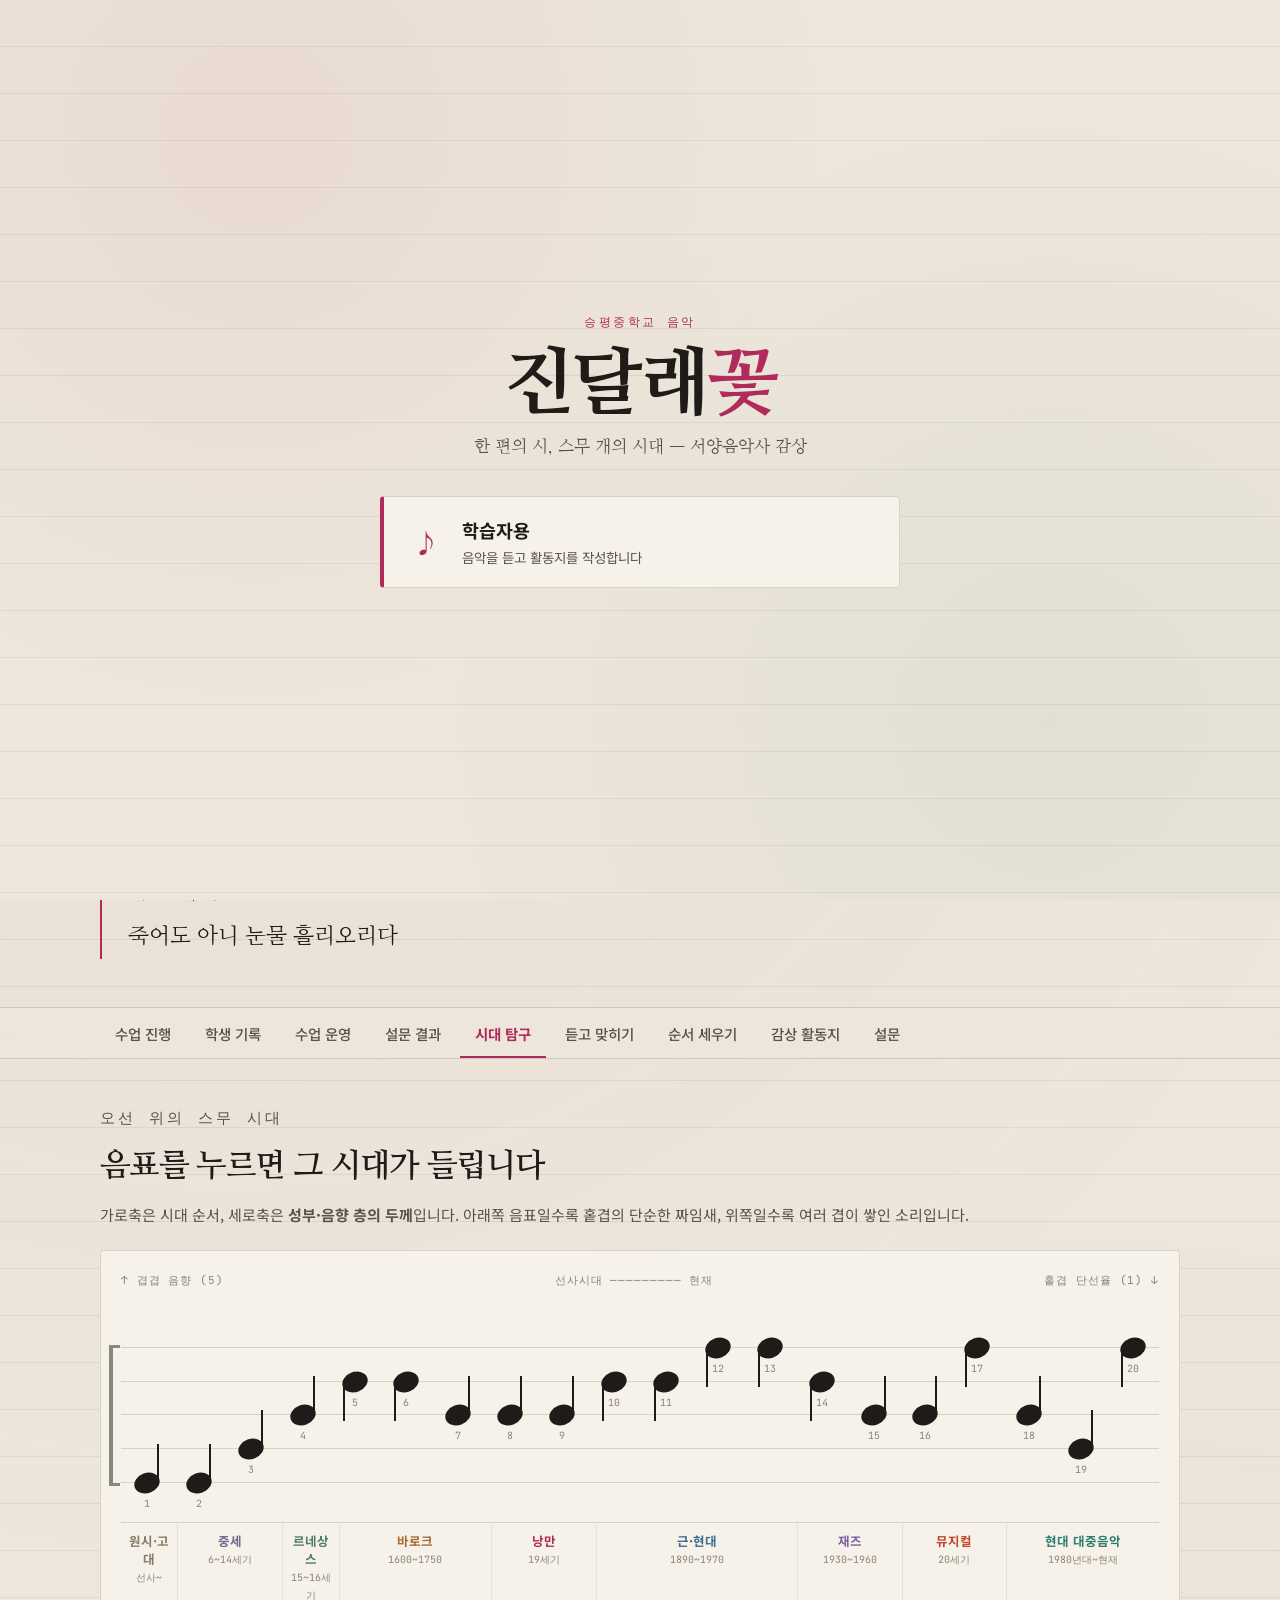
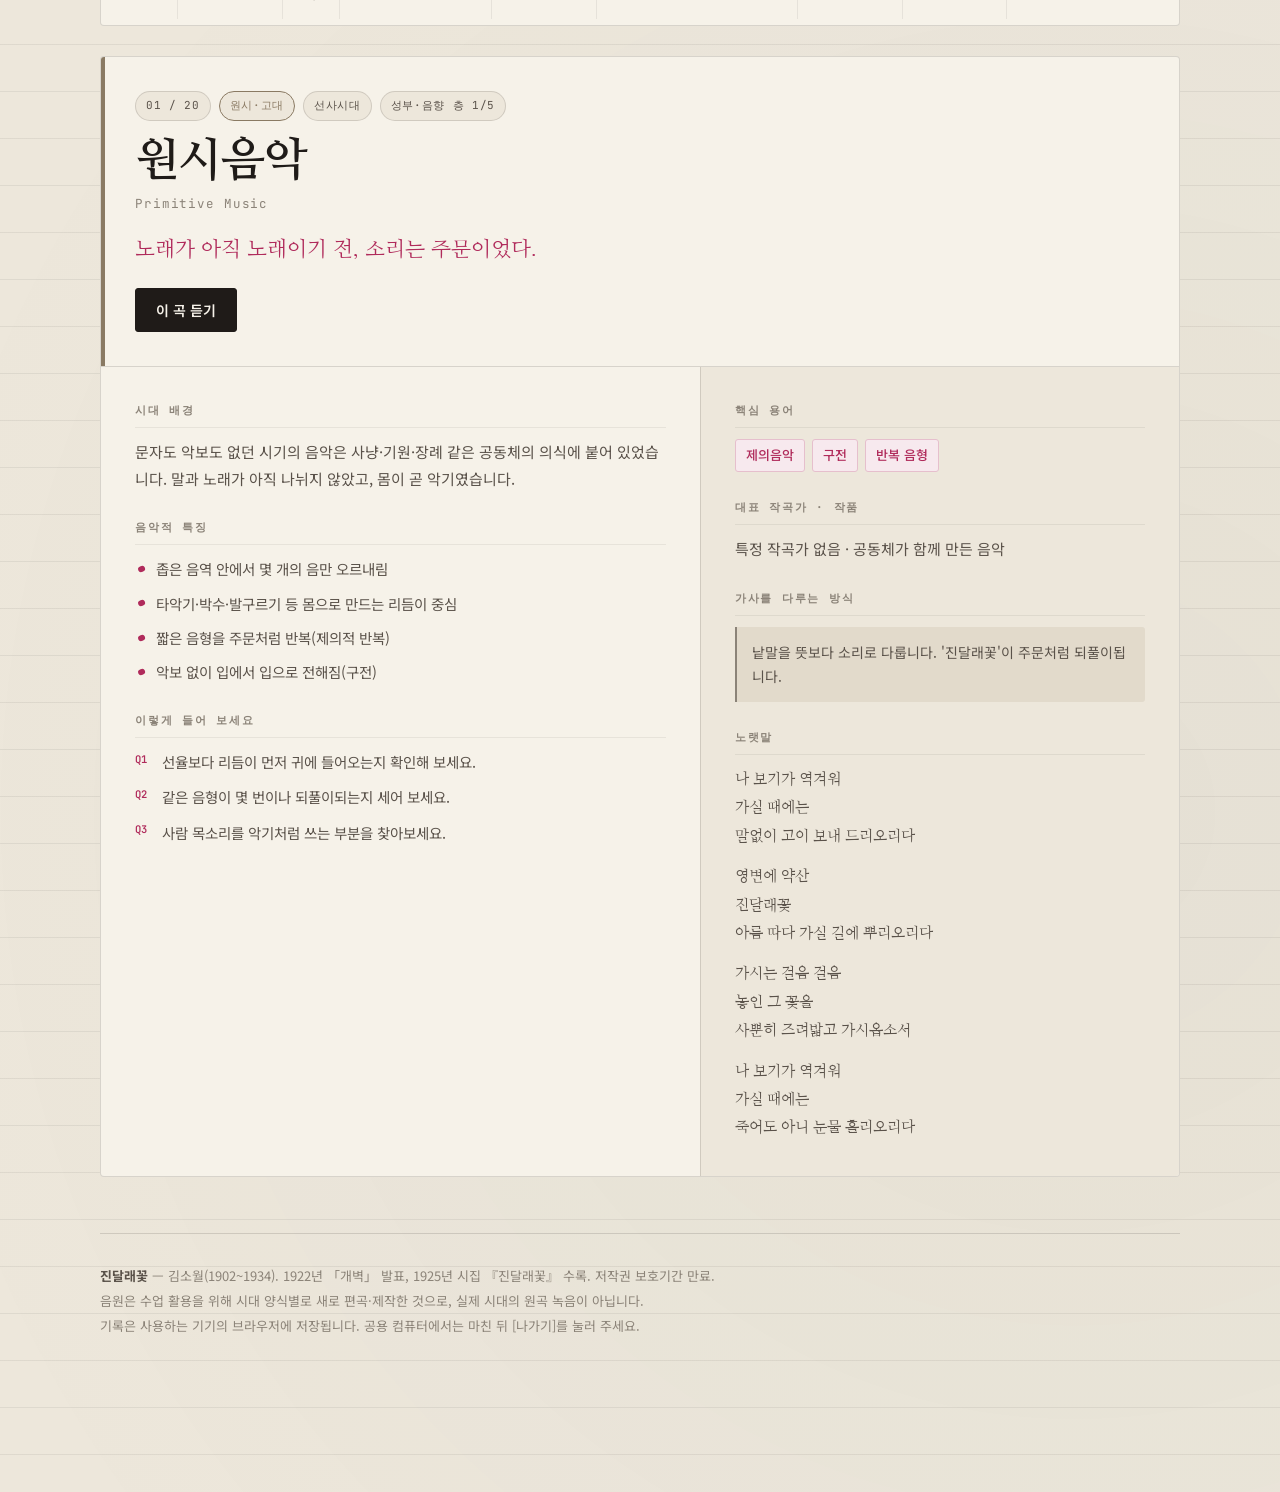
<file: index.html>
<!DOCTYPE html>
<html lang="ko">
<head>
<meta charset="UTF-8">
<meta name="viewport" content="width=device-width, initial-scale=1">
<title>진달래꽃 × 서양음악사 — 한 편의 시, 스무 개의 시대</title>
<meta name="description" content="김소월의 「진달래꽃」을 서양음악사 스무 개 시대·장르로 바꿔 듣고 비교하는 음악 감상 학습 페이지.">
<meta name="theme-color" content="#EDE7DB">
<link rel="preconnect" href="https://fonts.googleapis.com">
<link rel="preconnect" href="https://fonts.gstatic.com" crossorigin>
<link href="https://fonts.googleapis.com/css2?family=Nanum+Myeongjo:wght@400;700;800&family=Noto+Sans+KR:wght@400;500;700&family=JetBrains+Mono:wght@400;600&display=swap" rel="stylesheet">
<link rel="stylesheet" href="assets/css/style.css">
<link rel="stylesheet" href="assets/css/cloud.css?v=13">
<link rel="stylesheet" href="assets/css/survey.css?v=2">
</head>
<body class="locked">

<!-- ================= 로그인 ================= -->
<div class="gate on" id="gate">
  <div class="gate-card">
    <p class="eyebrow" id="gateSchool">승평중학교 음악</p>
    <h1>진달래<span class="pt">꽃</span></h1>
    <p class="gate-sub">한 편의 시, 스무 개의 시대 — 서양음악사 감상</p>

    <div id="gatePick" class="gate-pick">
      <button class="pickcard" type="button" id="pickStudent">
        <span class="pc-ico">♪</span>
        <b>학습자용</b>
        <span>음악을 듣고 활동지를 작성합니다</span>
      </button>
      <button class="pickcard teach" type="button" id="pickTeacher">
        <span class="pc-ico">◎</span>
        <b>수업자용</b>
        <span>수업을 진행하고 학생 기록을 관리합니다</span>
      </button>
    </div>

    <div id="gateForm" class="gate-form" style="display:none">
      <h2 id="gateFormTitle">학습자용 접속</h2>
      <div class="fld" id="fSid"><label for="gSid">학번</label>
        <input id="gSid" type="text" inputmode="numeric" maxlength="5" placeholder="3105" autocomplete="off"></div>
      <div class="fld" id="fName"><label for="gName">이름</label>
        <input id="gName" type="text" maxlength="10" placeholder="홍길동" autocomplete="off"></div>
      <div class="fld"><label for="gPw">비밀번호</label>
        <input id="gPw" type="password" maxlength="20" placeholder="비밀번호" autocomplete="off"></div>
      <p class="gate-err" id="gateErr"></p>
      <div class="btn-row">
        <button class="btn" type="button" id="gateGo">들어가기</button>
        <button class="btn ghost" type="button" id="gateBack">뒤로</button>
      </div>
      <p class="gate-hint" id="gateHint"></p>
    </div>
  </div>
</div>

<!-- ================= 사용자 표시줄 ================= -->
<div class="who" id="who">
  <div class="wrap">
    <span class="badge" id="whoRole">학습자</span>
    <b id="whoName">이름</b>
    <span id="whoSid" class="mono"></span>
    <button class="btn ghost small" type="button" id="logout">나가기</button>
  </div>
</div>

<!-- ================= 머리말 ================= -->
<header class="masthead">
  <div class="wrap">
    <div class="seal" aria-hidden="true">진<br>달</div>
    <p class="eyebrow"><span id="modeBadge">학습자용</span> · 한 편의 시, 스무 개의 시대</p>
    <h1>진달래<span class="pt">꽃</span></h1>
    <p class="byline">김소월 시 · 서양음악사 양식별 편곡 감상</p>
    <div class="hero-grid">
      <div id="poem" class="poem"></div>
      <div>
        <p class="lede">1922년에 쓰인 한 편의 이별시를, 서양음악사의 스무 시대가 저마다의 방식으로 노래합니다.
          선사시대의 두드림에서 오늘의 K-pop까지 <strong>가사는 그대로, 음악만 바뀝니다.</strong>
          무엇이 달라지는지 귀로 확인하면 음악사는 외울 것이 아니라 들리는 것이 됩니다.</p>
        <div class="btn-row" style="margin-bottom:24px">
          <button class="btn" type="button" id="heroPlay">아무 시대나 들어 보기</button>
        </div>
        <div class="stat-row">
          <div class="stat"><b>20</b><span>편곡 음원</span></div>
          <div class="stat"><b>9</b><span>시대 구분</span></div>
          <div class="stat"><b>1</b><span>변하지 않는 시</span></div>
        </div>
      </div>
    </div>
  </div>
</header>

<!-- ================= 탭 ================= -->
<nav class="tabbar">
  <div class="wrap inner" role="tablist">
    <button class="tab" type="button" role="tab" data-tab="stage"   aria-selected="false">수업 진행</button>
    <button class="tab" type="button" role="tab" data-tab="records" aria-selected="false">학생 기록</button>
    <button class="tab" type="button" role="tab" data-tab="lesson"  aria-selected="false">수업 운영</button>
    <button class="tab" type="button" role="tab" data-tab="svadmin" aria-selected="false">설문 결과</button>
    <button class="tab" type="button" role="tab" data-tab="explore" aria-selected="true">시대 탐구</button>
    <button class="tab" type="button" role="tab" data-tab="quiz"    aria-selected="false">듣고 맞히기</button>
    <button class="tab" type="button" role="tab" data-tab="order"   aria-selected="false">순서 세우기</button>
    <button class="tab" type="button" role="tab" data-tab="sheet"   aria-selected="false">감상 활동지</button>
    <button class="tab" type="button" role="tab" data-tab="survey"  aria-selected="false">설문</button>
  </div>
</nav>

<main class="wrap">

  <!-- ===== 수업 진행 (수업자용) ===== -->
  <section class="panel" id="stage" role="tabpanel">
    <div class="sec-head">
      <p class="eyebrow">교실 화면용</p>
      <h2>수업 진행</h2>
      <p>큰 화면에 띄워 놓고 쓰는 감상 진행 화면입니다. 좌우 화살표 키로도 곡을 넘길 수 있습니다.</p>
    </div>

    <div class="stagebox">
      <div class="st-top">
        <span class="st-num" id="stNum">01</span>
        <div>
          <h3 id="stTitle">원시음악</h3>
          <p class="st-sub" id="stSub">Primitive Music</p>
        </div>
        <span class="st-era" id="stEra">원시·고대</span>
      </div>

      <p class="st-one" id="stOne"></p>

      <div class="st-points">
        <h4 id="stPointsTitle">음악적 특징</h4>
        <ul id="stPoints"></ul>
      </div>

      <div class="st-lyric" id="stLyricBox" style="display:none"></div>

      <div class="st-ctrl">
        <button class="stbtn" type="button" id="stPrev"><span>◀ 이전</span></button>
        <button class="stbtn main" type="button" id="stPlay"><span>재생</span></button>
        <button class="stbtn" type="button" id="stNext"><span>다음 ▶</span></button>
        <button class="stbtn tgl" type="button" id="stBlind" aria-pressed="false"><span>제목 가리기</span></button>
        <button class="stbtn tgl" type="button" id="stLyric" aria-pressed="false"><span>노랫말</span></button>
      </div>

      <div class="st-jump" id="stJump"></div>
    </div>
  </section>

  <!-- ===== 학생 기록 (수업자용) ===== -->
  <section class="panel" id="records" role="tabpanel">
    <div class="sec-head">
      <p class="eyebrow">수업자용</p>
      <h2>학생 기록</h2>
      <p>학생이 작성한 감상 활동지를 모아 보고 엑셀로 내려받습니다.</p>
    </div>

    <div class="card">
      <div class="quiz-score" style="border-bottom:0;padding-bottom:0;margin-bottom:0;justify-content:flex-start;gap:34px">
        <div><b id="adN">0</b><span>학생 수</span></div>
        <div><b id="adDone">0</b><span>총 작성 건수</span></div>
        <div><b id="adAvg">0</b><span>1인 평균 곡 수</span></div>
      </div>
    </div>

    <div class="card">
      <h3>기록 모으기</h3>
      <p class="cap">학생이 같은 기기에서 작성했다면 자동으로 모입니다. 학생이 자기 기기에서 작성했다면
        학생이 만든 <b>제출_학번_이름.json</b> 파일을 받아 여기서 한꺼번에 불러오세요.</p>
      <div class="btn-row" style="align-items:center">
        <label class="btn" for="adImport">제출 파일 불러오기</label>
        <input type="file" id="adImport" accept=".json,application/json" multiple hidden>
        <button class="btn ghost" type="button" id="adBackup">전체 백업</button>
        <button class="btn ghost small danger" type="button" id="adWipe">전체 지우기</button>
      </div>
      <p class="cap" style="margin-top:12px">학생 메일 수신 주소: <b id="adMail">설정 안 됨</b>
        <button class="btn ghost small" type="button" id="adMailSet" style="margin-left:8px">변경</button></p>
    </div>

    <div class="card">
      <h3>내려받기</h3>
      <div class="btn-row">
        <button class="btn" type="button" id="adXlsAll">총괄 엑셀 (전체)</button>
        <button class="btn ghost" type="button" id="adXlsTrack">곡별 엑셀 (시트 분리)</button>
        <button class="btn ghost" type="button" id="adXlsOne">지금 보는 곡만 엑셀</button>
        <button class="btn ghost" type="button" id="adCsv">CSV</button>
      </div>
      <p class="cap" style="margin-top:12px">총괄 엑셀은 <b>총괄 / 학생별 요약 / 응답 통계</b> 세 시트로 나옵니다.
        곡별 엑셀은 곡마다 시트를 따로 만듭니다.</p>
    </div>

    <div class="card">
      <div class="sheet-pick">
        <label for="adView" class="cap" style="margin:0">보기</label>
        <select class="pick" id="adView">
          <option value="student">학생별</option>
          <option value="track">곡별</option>
          <option value="stat">응답 통계</option>
        </select>
        <span id="adTrackWrap" style="display:none">
          <select class="pick" id="adTrack"></select>
        </span>
      </div>
      <div id="adBody"></div>
    </div>
  </section>

  <!-- ===== 수업 운영 ===== -->
  <section class="panel" id="lesson" role="tabpanel">
    <div class="sec-head">
      <p class="eyebrow">수업자용</p>
      <h2>45분 수업 운영안</h2>
      <p>이 탭만 인쇄하면 지도안이 됩니다.</p>
    </div>
    <div class="card"><h3>학습 목표</h3><div class="blk"><ul id="lsGoal"></ul></div></div>
    <div class="card"><h3>수업 흐름</h3><div id="lsFlow"></div></div>
    <div class="card"><h3>핵심 발문</h3><div class="blk"><ol id="lsAsk"></ol></div></div>
    <div class="card"><h3>운영 요령</h3><div class="blk"><ul id="lsTips"></ul></div></div>
  </section>

  <!-- ===== 시대 탐구 ===== -->
  <section class="panel on" id="explore" role="tabpanel">
    <div class="sec-head">
      <p class="eyebrow">오선 위의 스무 시대</p>
      <h2>음표를 누르면 그 시대가 들립니다</h2>
      <p>가로축은 시대 순서, 세로축은 <b>성부·음향 층의 두께</b>입니다. 아래쪽 음표일수록 홑겹의 단순한 짜임새, 위쪽일수록 여러 겹이 쌓인 소리입니다.</p>
    </div>
    <div class="staff-shell">
      <div class="staff-legend">
        <span>↑ 겹겹 음향 (5)</span><span>선사시대 ————————— 현재</span><span>홑겹 단선율 (1) ↓</span>
      </div>
      <p class="swipe-hint">좌우로 밀어서 스무 시대를 모두 보세요</p>
      <div class="staff-scroll">
        <div class="staff-inner">
          <div class="staff" id="staff"></div>
          <div class="era-row" id="eraRow"></div>
        </div>
      </div>
    </div>
    <article class="detail" id="detail"></article>
  </section>

  <!-- ===== 듣고 맞히기 ===== -->
  <section class="panel" id="quiz" role="tabpanel">
    <div class="sec-head">
      <p class="eyebrow">블라인드 감상</p>
      <h2>제목을 가리고 소리만으로 시대를 찾습니다</h2>
      <p>정답보다 중요한 것은 근거입니다. 고르기 전에 "왜 그렇게 들렸는지" 한 문장으로 말해 보세요.</p>
    </div>
    <div class="quiz-card">
      <div class="quiz-score">
        <div><b id="qDone">0</b><span>푼 문제</span></div>
        <div><b id="qRight">0</b><span>맞힌 문제</span></div>
        <div><b id="qRate">–</b><span>정답률</span></div>
      </div>
      <div id="qStage"><p class="quiz-q">[문제 시작]을 누르면 무작위로 한 곡이 재생됩니다.</p></div>
      <div class="btn-row" style="justify-content:center;margin-top:20px">
        <button class="btn" type="button" id="qStart">문제 시작</button>
        <button class="btn ghost small" type="button" id="qReset">점수 초기화</button>
      </div>
    </div>
  </section>

  <!-- ===== 순서 세우기 ===== -->
  <section class="panel" id="order" role="tabpanel">
    <div class="sec-head">
      <p class="eyebrow">연대 배열</p>
      <h2>여섯 곡을 시대 순으로 세워 보세요</h2>
      <p>아래 카드를 <b>이른 시대부터 차례로</b> 누르면 위 칸에 하나씩 채워집니다. 잘못 넣었다면 × 를 눌러 빼세요.</p>
    </div>
    <div class="card">
      <div class="slot-row" id="oSlots"></div>
      <div class="pool" id="oPool"></div>
      <div class="btn-row">
        <button class="btn" type="button" id="oCheck">채점하기</button>
        <button class="btn ghost" type="button" id="oNew">다시 뽑기</button>
      </div>
      <div id="oResult" style="margin-top:20px"></div>
    </div>
  </section>

  <!-- ===== 감상 활동지 ===== -->
  <section class="panel" id="sheet" role="tabpanel">
    <div class="sec-head">
      <p class="eyebrow">스스로 채우는 기록</p>
      <h2>들으면서 바로 적는 감상 활동지</h2>
      <p>곡을 고르고 들으면서 항목을 고른 뒤 [저장하기]를 누르세요. 곡 하나만 따로 내보낼 수도, 스무 곡을 묶어 낼 수도 있습니다.</p>
    </div>
    <div class="card">
      <div class="sheet-pick">
        <select class="pick" id="sheetPick" aria-label="곡 고르기"></select>
        <button class="btn small" type="button" id="sheetPlay">듣기 / 멈추기</button>
        <span class="saved-note" id="sheetSaved"></span>
      </div>
      <p id="sheetWarn" class="quiz-q" style="display:none;color:#C4462F"></p>
      <div id="sheetBody"></div>

      <div class="act">
        <p class="act-t">이 곡만</p>
        <div class="btn-row">
          <button class="btn" type="button" id="sheetSave">저장하기</button>
          <button class="btn ghost" type="button" id="sheetOneDl">내려받기 (txt)</button>
          <button class="btn ghost" type="button" id="sheetOneXls">엑셀</button>
          <button class="btn ghost" type="button" id="sheetOneMail">메일 보내기</button>
        </div>
      </div>

      <div class="act">
        <p class="act-t">스무 곡 전체</p>
        <div class="btn-row">
          <button class="btn ghost" type="button" id="sheetAllDl">전체 내려받기 (txt)</button>
          <button class="btn ghost" type="button" id="sheetAllXls">전체 엑셀</button>
          <button class="btn ghost" type="button" id="sheetAllMail">전체 메일 보내기</button>
          <button class="btn ghost" type="button" id="sheetPrint">인쇄</button>
          <button class="btn" type="button" id="sheetSubmit">선생님께 제출 파일 만들기</button>
        </div>
      </div>

      <div style="margin-top:24px">
        <h4 class="mini-h">작성 현황 · <span id="sheetCount"></span></h4>
        <div class="done-grid" id="sheetDots"></div>
        <div class="btn-row" style="margin-top:16px">
          <button class="btn ghost small danger" type="button" id="sheetWipe">이 기기에서 내 기록 지우기</button>
        </div>
      </div>
    </div>
  </section>

  <!-- ===== 사전·사후 설문 (학습자용) ===== -->
  <section class="panel" id="survey" role="tabpanel">
    <div class="sec-head">
      <p class="eyebrow">효과성 검증</p>
      <h2>사전 · 사후 설문</h2>
      <p>수업 전과 후에 같은 방식으로 답합니다. 점수는 성적에 들어가지 않습니다. 솔직하게 답한 것이 가장 좋은 답입니다.</p>
    </div>

    <div class="card">
      <div class="sv-phase">
        <button class="sv-pick on" type="button" id="svPre"><b>사전 설문</b><span id="svPreNote">아직 시작하지 않음</span></button>
        <button class="sv-pick" type="button" id="svPost"><b>사후 설문</b><span id="svPostNote">아직 시작하지 않음</span></button>
      </div>
      <p class="sv-guide" id="svGuide"></p>
    </div>

    <div id="svBody"></div>

    <div class="card">
      <div class="sv-prog">
        <span class="txt" id="svPhaseNow">사전 설문</span>
        <span class="track"><i id="svBar"></i></span>
        <span class="txt" id="svCount">0 / 0 문항 응답</span>
        <span class="saved-note" id="svSaved"></span>
      </div>
      <div class="btn-row" style="margin-top:18px">
        <button class="btn" type="button" id="svSave">저장하기</button>
        <button class="btn ghost" type="button" id="svFile">선생님께 제출 파일 만들기</button>
      </div>
      <p class="cap" style="margin-top:12px">고를 때마다 이 기기에 자동으로 저장됩니다.
        온라인 제출을 쓰는 학급은 [감상 활동지] 탭의 <b>[지금 제출하기]</b>를 누르면 설문 응답도 함께 올라갑니다.</p>
    </div>
  </section>

  <!-- ===== 설문 결과 (수업자용) ===== -->
  <section class="panel" id="svadmin" role="tabpanel">
    <div class="sec-head">
      <p class="eyebrow">수업자용</p>
      <h2>설문 결과 · 효과성 분석</h2>
      <p>단일집단 사전-사후 설계입니다. 영역별 평균과 대응표본 t검정·효과크기를 바로 계산해 보여 줍니다.</p>
    </div>

    <div class="card">
      <div class="quiz-score" style="border-bottom:0;padding-bottom:0;margin-bottom:0;justify-content:flex-start;gap:34px">
        <div><b id="svN1">0</b><span>사전 응답</span></div>
        <div><b id="svN2">0</b><span>사후 응답</span></div>
        <div><b id="svN3">0</b><span>둘 다 (대응)</span></div>
      </div>
    </div>

    <div class="card">
      <h3>모으기 · 내보내기</h3>
      <div class="btn-row" style="align-items:center">
        <label class="btn" for="svImport">설문 파일 불러오기</label>
        <input type="file" id="svImport" accept=".json,application/json" multiple hidden>
        <button class="btn" type="button" id="svXls">분석 엑셀 내려받기</button>
        <button class="btn ghost" type="button" id="svPrint">설문지 인쇄 (부록용)</button>
      </div>
      <p class="cap" style="margin-top:12px">엑셀은 <b>요약통계 · 학생별 · 지식 원자료 · 지식 문항분석 · 정의적 원자료 · 감상역량 · 개방형 · 문항 전문</b>
        여덟 시트로 나옵니다. 학생이 자기 기기에서 작성했다면 <b>설문_학번_이름.json</b>을 한꺼번에 불러오세요.</p>
    </div>

    <div class="card">
      <div class="sheet-pick">
        <label for="svView" class="cap" style="margin:0">보기</label>
        <select class="pick" id="svView">
          <option value="sum">요약 · 통계</option>
          <option value="stu">학생별 점수</option>
          <option value="rb">서술형 채점</option>
          <option value="item">문항 분석</option>
        </select>
      </div>
      <div id="svBody2"></div>
    </div>
  </section>

  <footer class="foot">
    <b>진달래꽃</b> — 김소월(1902~1934). 1922년 「개벽」 발표, 1925년 시집 『진달래꽃』 수록. 저작권 보호기간 만료.<br>
    음원은 수업 활용을 위해 시대 양식별로 새로 편곡·제작한 것으로, 실제 시대의 원곡 녹음이 아닙니다.<br>
    기록은 사용하는 기기의 브라우저에 저장됩니다. 공용 컴퓨터에서는 마친 뒤 [나가기]를 눌러 주세요.
  </footer>
</main>

<!-- ================= 플레이어 ================= -->
<div class="player" id="player">
  <div class="err" id="plErr"></div>
  <div class="wrap">
    <div class="pl-info">
      <div class="t" id="plTitle">원시음악</div>
      <div class="s" id="plSub">Primitive Music · 선사시대</div>
    </div>
    <div class="pl-btns">
      <button class="icb" type="button" id="plPrev" aria-label="이전 곡" title="이전 곡">
        <svg viewBox="0 0 24 24" width="15" height="15" fill="currentColor"><path d="M6 5h2.4v14H6zM20 5v14L9.6 12z"/></svg></button>
      <button class="icb" type="button" id="plBack" aria-label="10초 뒤로" title="10초 뒤로">
        <svg viewBox="0 0 24 24" width="16" height="16" fill="none" stroke="currentColor" stroke-width="2" stroke-linecap="round" stroke-linejoin="round"><path d="M3.5 12a8.5 8.5 0 1 1 2.6 6.1"/><path d="M3.2 6.6v5h5"/></svg></button>
      <button class="icb main" type="button" id="plPlay" aria-label="재생">
        <svg viewBox="0 0 24 24" width="17" height="17" fill="currentColor"><path d="M7 4.5v15l13-7.5z"/></svg></button>
      <button class="icb" type="button" id="plNext" aria-label="다음 곡" title="다음 곡">
        <svg viewBox="0 0 24 24" width="15" height="15" fill="currentColor"><path d="M15.6 5H18v14h-2.4zM4 5v14l10.4-7z"/></svg></button>
      <button class="icb" type="button" id="plLoop" aria-label="한 곡 반복" aria-pressed="false" title="한 곡 반복">
        <svg viewBox="0 0 24 24" width="16" height="16" fill="none" stroke="currentColor" stroke-width="2" stroke-linecap="round" stroke-linejoin="round"><path d="M17 2.5 20.5 6 17 9.5"/><path d="M3.5 12V10a4 4 0 0 1 4-4h13"/><path d="M7 21.5 3.5 18 7 14.5"/><path d="M20.5 12v2a4 4 0 0 1-4 4h-13"/></svg></button>
    </div>
    <div class="pl-seek">
      <span class="tm-txt" id="plCur">0:00</span>
      <input type="range" class="seek" id="plSeek" min="0" max="1000" value="0" aria-label="재생 위치">
      <span class="tm-txt" id="plDur">0:00</span>
    </div>
    <div class="pl-vol">
      <button class="icb sm" type="button" id="plMute" aria-label="음소거">
        <svg viewBox="0 0 24 24" width="16" height="16" fill="currentColor"><path d="M4 9v6h4l5 4V5L8 9H4z"/><path d="M16 8.5a4.5 4.5 0 0 1 0 7" fill="none" stroke="currentColor" stroke-width="1.8" stroke-linecap="round"/></svg></button>
      <button class="icb sm" type="button" id="plVolDn" aria-label="음량 줄이기" title="음량 줄이기">−</button>
      <input type="range" class="seek vol" id="plVol" min="0" max="100" value="85" aria-label="음량">
      <button class="icb sm" type="button" id="plVolUp" aria-label="음량 키우기" title="음량 키우기">＋</button>
      <span class="tm-txt vt" id="plVolTxt">85%</span>
    </div>
    <select class="rate" id="plRate" aria-label="재생 속도">
      <option value="0.75">0.75×</option>
      <option value="1" selected>1.0×</option>
      <option value="1.25">1.25×</option>
      <option value="1.5">1.5×</option>
    </select>
  </div>
</div>

<div class="toast" id="toast"></div>
<div id="printArea" class="print-only"></div>

<script src="assets/js/data.js"></script>
<script src="assets/js/survey-data.js"></script>
<script src="assets/js/xlsx-mini.js"></script>

<!-- ============================================================
     공용 컴퓨터 대비 — 반드시 app.js 보다 먼저 실행되어야 합니다.
     ------------------------------------------------------------
     탭을 새로 열었을 때만 지난 기록을 지웁니다.
     · 새로고침(F5)      → 로그인 그대로. 수업 중 끊기지 않습니다.
     · 창을 닫았다 열기  → 로그인 지워짐. 다음 학생이 안전합니다.
     · ?shared=1         → 위에 더해, 기기에 남은 활동지까지 지움
                           (컴퓨터실처럼 한 대를 여러 명이 쓸 때)
     ============================================================ -->
<script>
(function () {
  var KEY   = 'jindalrae.v3';
  var ALIVE = 'jindalrae.tab';

  try {
    /* sessionStorage 는 탭이 살아 있는 동안만 남습니다.
       값이 없다 = 이 탭에서 처음 여는 것 = 앞사람 기록을 지울 때 */
    var fresh = !sessionStorage.getItem(ALIVE);
    sessionStorage.setItem(ALIVE, '1');
    if (!fresh) return;                       // 새로고침이면 아무것도 건드리지 않음

    var m = JSON.parse(localStorage.getItem(KEY) || '{}');
    var changed = false;

    if (m.session) { m.session = null; changed = true; }

    if (/[?&]shared=1/.test(location.search)) {
      if (m.roster && Object.keys(m.roster).length) { m.roster = {}; changed = true; }
      if (m.quiz) { m.quiz = { done: 0, right: 0 }; changed = true; }
    }

    if (changed) localStorage.setItem(KEY, JSON.stringify(m));
  } catch (e) { /* 저장소를 못 쓰는 기기면 그냥 넘어간다 */ }
})();
</script>

<script src="assets/js/app.js?v=2"></script>
<script src="assets/js/survey.js?v=2"></script>
<script src="assets/js/cloud.js?v=14"></script>
</body>
</html>
</file>
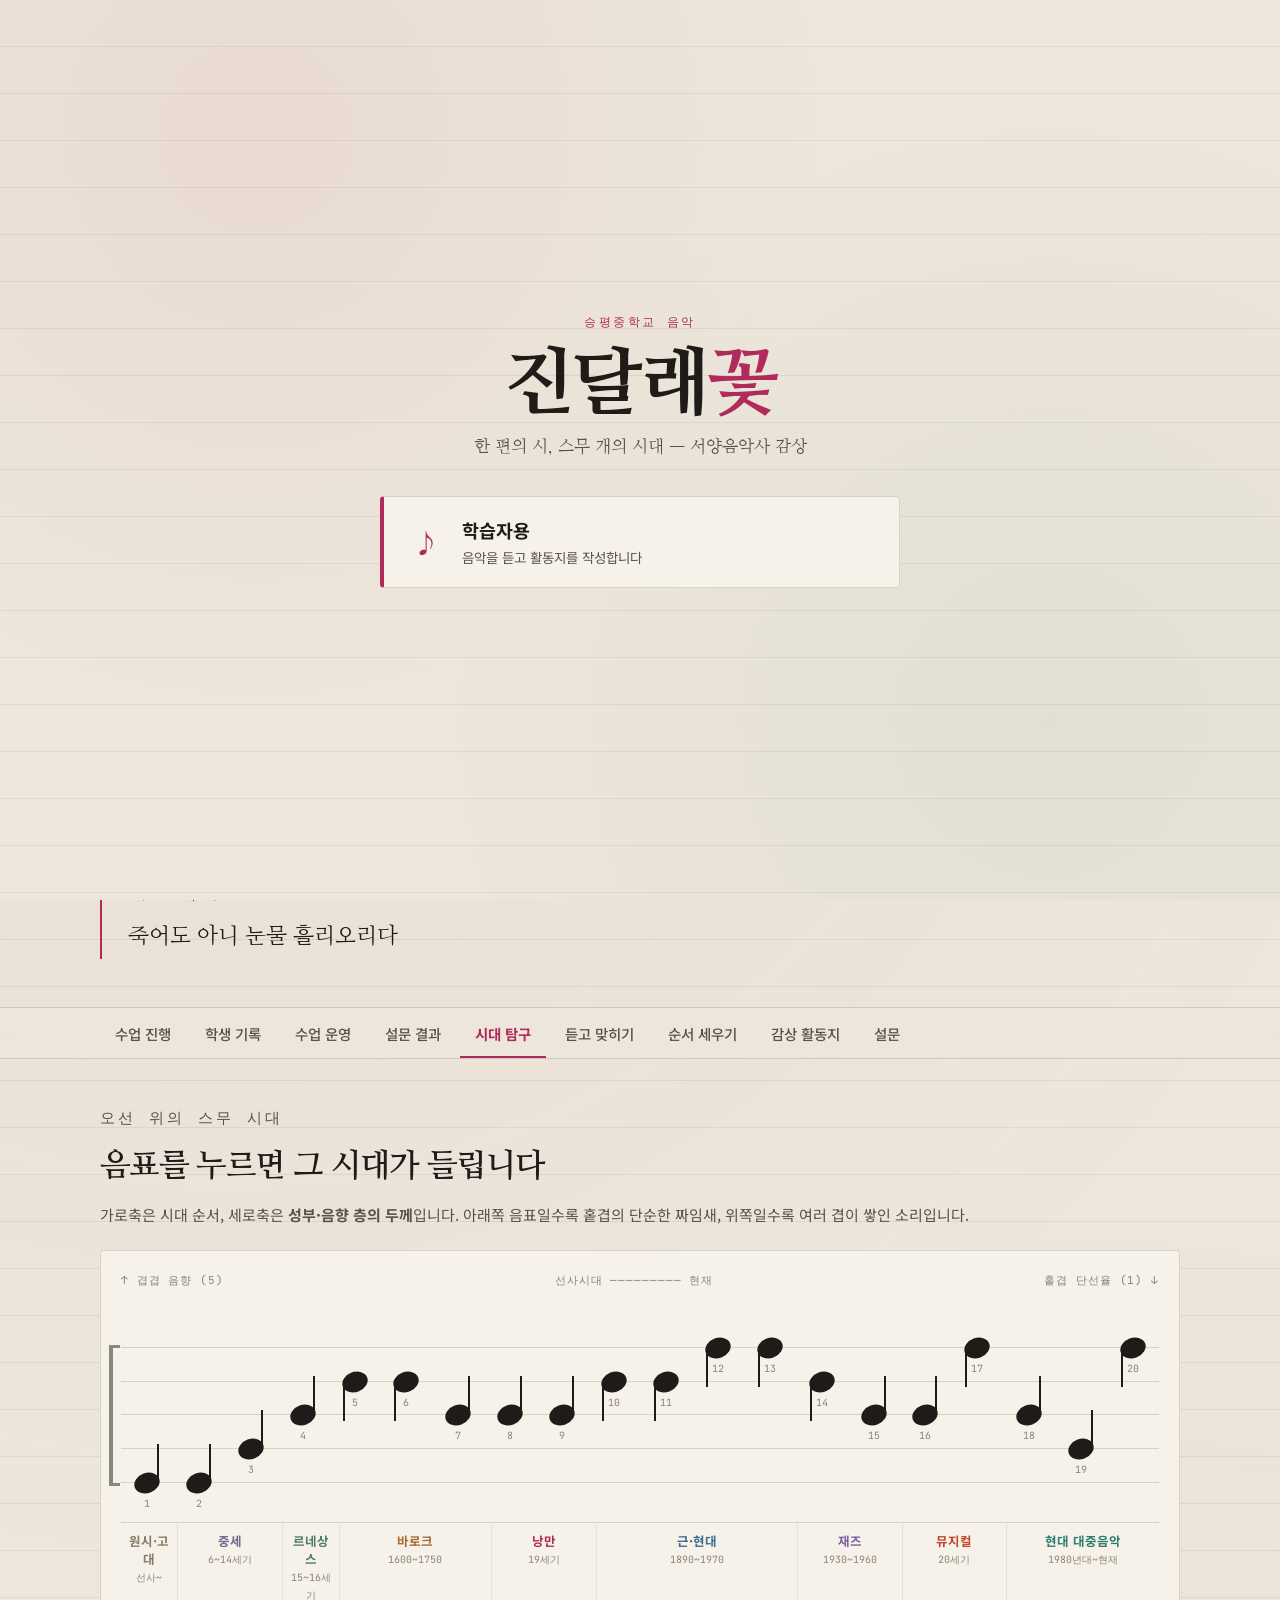
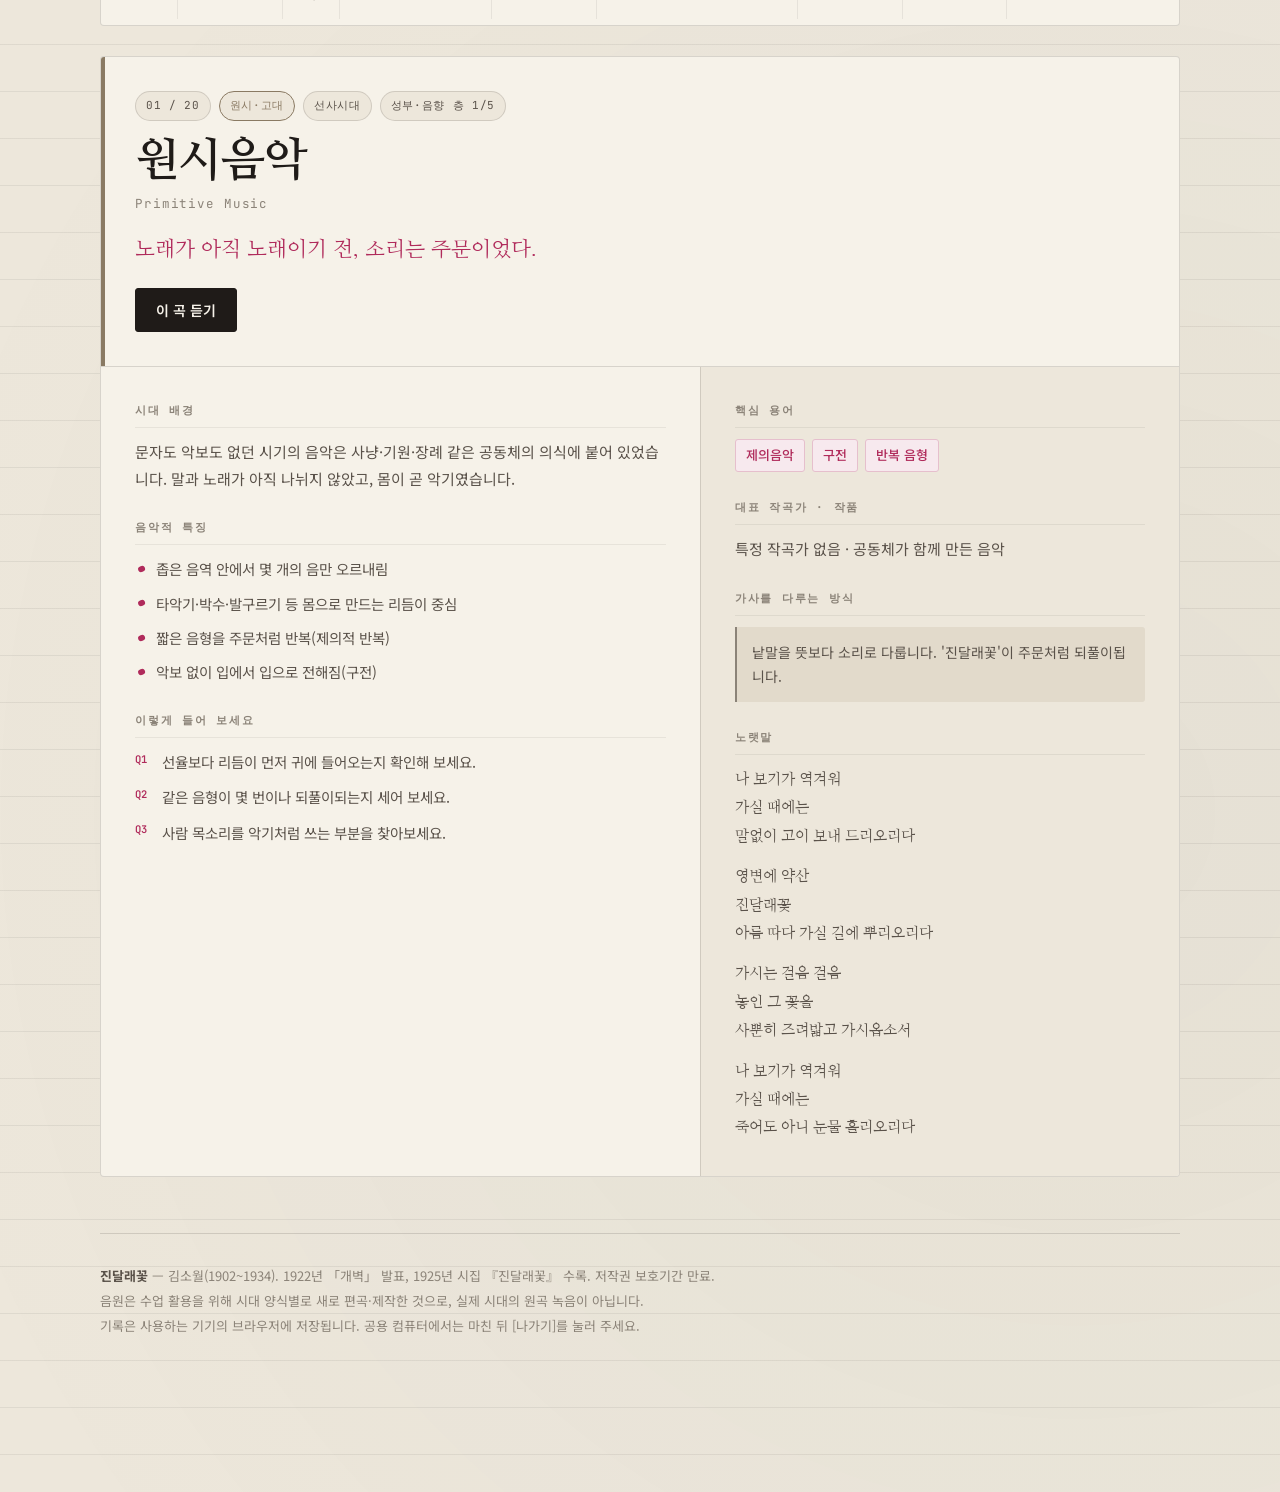
<file: listen.html>
<!DOCTYPE html>
<html lang="ko">
<head>
<meta charset="UTF-8">
<meta name="viewport" content="width=device-width, initial-scale=1">
<title>진달래꽃 × 서양음악사 — 한 편의 시, 스무 개의 시대</title>
<meta name="description" content="김소월의 「진달래꽃」을 서양음악사 스무 개 시대·장르로 바꿔 듣고 비교하는 음악 감상 학습 페이지.">
<meta name="theme-color" content="#EDE7DB">
<link rel="preconnect" href="https://fonts.googleapis.com">
<link rel="preconnect" href="https://fonts.gstatic.com" crossorigin>
<link href="https://fonts.googleapis.com/css2?family=Nanum+Myeongjo:wght@400;700;800&family=Noto+Sans+KR:wght@400;500;700&family=JetBrains+Mono:wght@400;600&display=swap" rel="stylesheet">
<link rel="stylesheet" href="assets/css/style.css">
<link rel="stylesheet" href="assets/css/cloud.css?v=4">
</head>
<body class="locked">

<!-- ================= 로그인 ================= -->
<div class="gate on" id="gate">
  <div class="gate-card">
    <p class="eyebrow" id="gateSchool">승평중학교 음악</p>
    <h1>진달래<span class="pt">꽃</span></h1>
    <p class="gate-sub">한 편의 시, 스무 개의 시대 — 서양음악사 감상</p>

    <div id="gatePick" class="gate-pick">
      <button class="pickcard" type="button" id="pickStudent">
        <span class="pc-ico">♪</span>
        <b>학습자용</b>
        <span>음악을 듣고 활동지를 작성합니다</span>
      </button>
      <button class="pickcard teach" type="button" id="pickTeacher">
        <span class="pc-ico">◎</span>
        <b>수업자용</b>
        <span>수업을 진행하고 학생 기록을 관리합니다</span>
      </button>
    </div>

    <div id="gateForm" class="gate-form" style="display:none">
      <h2 id="gateFormTitle">학습자용 접속</h2>
      <div class="fld" id="fSid"><label for="gSid">학번</label>
        <input id="gSid" type="text" inputmode="numeric" maxlength="5" placeholder="3105" autocomplete="off"></div>
      <div class="fld" id="fName"><label for="gName">이름</label>
        <input id="gName" type="text" maxlength="10" placeholder="홍길동" autocomplete="off"></div>
      <div class="fld"><label for="gPw">비밀번호</label>
        <input id="gPw" type="password" maxlength="20" placeholder="비밀번호" autocomplete="off"></div>
      <p class="gate-err" id="gateErr"></p>
      <div class="btn-row">
        <button class="btn" type="button" id="gateGo">들어가기</button>
        <button class="btn ghost" type="button" id="gateBack">뒤로</button>
      </div>
      <p class="gate-hint" id="gateHint"></p>
    </div>
  </div>
</div>

<!-- ================= 사용자 표시줄 ================= -->
<div class="who" id="who">
  <div class="wrap">
    <span class="badge" id="whoRole">학습자</span>
    <b id="whoName">이름</b>
    <span id="whoSid" class="mono"></span>
    <button class="btn ghost small" type="button" id="logout">나가기</button>
  </div>
</div>

<!-- ================= 머리말 ================= -->
<header class="masthead">
  <div class="wrap">
    <div class="seal" aria-hidden="true">진<br>달</div>
    <p class="eyebrow"><span id="modeBadge">학습자용</span> · 한 편의 시, 스무 개의 시대</p>
    <h1>진달래<span class="pt">꽃</span></h1>
    <p class="byline">김소월 시 · 서양음악사 양식별 편곡 감상</p>
    <div class="hero-grid">
      <div id="poem" class="poem"></div>
      <div>
        <p class="lede">1922년에 쓰인 한 편의 이별시를, 서양음악사의 스무 시대가 저마다의 방식으로 노래합니다.
          선사시대의 두드림에서 오늘의 K-pop까지 <strong>가사는 그대로, 음악만 바뀝니다.</strong>
          무엇이 달라지는지 귀로 확인하면 음악사는 외울 것이 아니라 들리는 것이 됩니다.</p>
        <div class="btn-row" style="margin-bottom:24px">
          <button class="btn" type="button" id="heroPlay">아무 시대나 들어 보기</button>
        </div>
        <div class="stat-row">
          <div class="stat"><b>20</b><span>편곡 음원</span></div>
          <div class="stat"><b>9</b><span>시대 구분</span></div>
          <div class="stat"><b>1</b><span>변하지 않는 시</span></div>
        </div>
      </div>
    </div>
  </div>
</header>

<!-- ================= 탭 ================= -->
<nav class="tabbar">
  <div class="wrap inner" role="tablist">
    <button class="tab" type="button" role="tab" data-tab="stage"   aria-selected="false">수업 진행</button>
    <button class="tab" type="button" role="tab" data-tab="records" aria-selected="false">학생 기록</button>
    <button class="tab" type="button" role="tab" data-tab="lesson"  aria-selected="false">수업 운영</button>
    <button class="tab" type="button" role="tab" data-tab="explore" aria-selected="true">시대 탐구</button>
    <button class="tab" type="button" role="tab" data-tab="quiz"    aria-selected="false">듣고 맞히기</button>
    <button class="tab" type="button" role="tab" data-tab="order"   aria-selected="false">순서 세우기</button>
    <button class="tab" type="button" role="tab" data-tab="sheet"   aria-selected="false">감상 활동지</button>
  </div>
</nav>

<main class="wrap">

  <!-- ===== 수업 진행 (수업자용) ===== -->
  <section class="panel" id="stage" role="tabpanel">
    <div class="sec-head">
      <p class="eyebrow">교실 화면용</p>
      <h2>수업 진행</h2>
      <p>큰 화면에 띄워 놓고 쓰는 감상 진행 화면입니다. 좌우 화살표 키로도 곡을 넘길 수 있습니다.</p>
    </div>

    <div class="stagebox">
      <div class="st-top">
        <span class="st-num" id="stNum">01</span>
        <div>
          <h3 id="stTitle">원시음악</h3>
          <p class="st-sub" id="stSub">Primitive Music</p>
        </div>
        <span class="st-era" id="stEra">원시·고대</span>
      </div>

      <p class="st-one" id="stOne"></p>

      <div class="st-points">
        <h4 id="stPointsTitle">음악적 특징</h4>
        <ul id="stPoints"></ul>
      </div>

      <div class="st-lyric" id="stLyricBox" style="display:none"></div>

      <div class="st-ctrl">
        <button class="stbtn" type="button" id="stPrev"><span>◀ 이전</span></button>
        <button class="stbtn main" type="button" id="stPlay"><span>재생</span></button>
        <button class="stbtn" type="button" id="stNext"><span>다음 ▶</span></button>
        <button class="stbtn tgl" type="button" id="stBlind" aria-pressed="false"><span>제목 가리기</span></button>
        <button class="stbtn tgl" type="button" id="stLyric" aria-pressed="false"><span>노랫말</span></button>
      </div>

      <div class="st-jump" id="stJump"></div>
    </div>
  </section>

  <!-- ===== 학생 기록 (수업자용) ===== -->
  <section class="panel" id="records" role="tabpanel">
    <div class="sec-head">
      <p class="eyebrow">수업자용</p>
      <h2>학생 기록</h2>
      <p>학생이 작성한 감상 활동지를 모아 보고 엑셀로 내려받습니다.</p>
    </div>

    <div class="card">
      <div class="quiz-score" style="border-bottom:0;padding-bottom:0;margin-bottom:0;justify-content:flex-start;gap:34px">
        <div><b id="adN">0</b><span>학생 수</span></div>
        <div><b id="adDone">0</b><span>총 작성 건수</span></div>
        <div><b id="adAvg">0</b><span>1인 평균 곡 수</span></div>
      </div>
    </div>

    <div class="card">
      <h3>기록 모으기</h3>
      <p class="cap">학생이 같은 기기에서 작성했다면 자동으로 모입니다. 학생이 자기 기기에서 작성했다면
        학생이 만든 <b>제출_학번_이름.json</b> 파일을 받아 여기서 한꺼번에 불러오세요.</p>
      <div class="btn-row" style="align-items:center">
        <label class="btn" for="adImport">제출 파일 불러오기</label>
        <input type="file" id="adImport" accept=".json,application/json" multiple hidden>
        <button class="btn ghost" type="button" id="adBackup">전체 백업</button>
        <button class="btn ghost small danger" type="button" id="adWipe">전체 지우기</button>
      </div>
      <p class="cap" style="margin-top:12px">학생 메일 수신 주소: <b id="adMail">설정 안 됨</b>
        <button class="btn ghost small" type="button" id="adMailSet" style="margin-left:8px">변경</button></p>
    </div>

    <div class="card">
      <h3>내려받기</h3>
      <div class="btn-row">
        <button class="btn" type="button" id="adXlsAll">총괄 엑셀 (전체)</button>
        <button class="btn ghost" type="button" id="adXlsTrack">곡별 엑셀 (시트 분리)</button>
        <button class="btn ghost" type="button" id="adXlsOne">지금 보는 곡만 엑셀</button>
        <button class="btn ghost" type="button" id="adCsv">CSV</button>
      </div>
      <p class="cap" style="margin-top:12px">총괄 엑셀은 <b>총괄 / 학생별 요약 / 응답 통계</b> 세 시트로 나옵니다.
        곡별 엑셀은 곡마다 시트를 따로 만듭니다.</p>
    </div>

    <div class="card">
      <div class="sheet-pick">
        <label for="adView" class="cap" style="margin:0">보기</label>
        <select class="pick" id="adView">
          <option value="student">학생별</option>
          <option value="track">곡별</option>
          <option value="stat">응답 통계</option>
        </select>
        <span id="adTrackWrap" style="display:none">
          <select class="pick" id="adTrack"></select>
        </span>
      </div>
      <div id="adBody"></div>
    </div>
  </section>

  <!-- ===== 수업 운영 ===== -->
  <section class="panel" id="lesson" role="tabpanel">
    <div class="sec-head">
      <p class="eyebrow">수업자용</p>
      <h2>45분 수업 운영안</h2>
      <p>이 탭만 인쇄하면 지도안이 됩니다.</p>
    </div>
    <div class="card"><h3>학습 목표</h3><div class="blk"><ul id="lsGoal"></ul></div></div>
    <div class="card"><h3>수업 흐름</h3><div id="lsFlow"></div></div>
    <div class="card"><h3>핵심 발문</h3><div class="blk"><ol id="lsAsk"></ol></div></div>
    <div class="card"><h3>운영 요령</h3><div class="blk"><ul id="lsTips"></ul></div></div>
  </section>

  <!-- ===== 시대 탐구 ===== -->
  <section class="panel on" id="explore" role="tabpanel">
    <div class="sec-head">
      <p class="eyebrow">오선 위의 스무 시대</p>
      <h2>음표를 누르면 그 시대가 들립니다</h2>
      <p>가로축은 시대 순서, 세로축은 <b>성부·음향 층의 두께</b>입니다. 아래쪽 음표일수록 홑겹의 단순한 짜임새, 위쪽일수록 여러 겹이 쌓인 소리입니다.</p>
    </div>
    <div class="staff-shell">
      <div class="staff-legend">
        <span>↑ 겹겹 음향 (5)</span><span>선사시대 ————————— 현재</span><span>홑겹 단선율 (1) ↓</span>
      </div>
      <p class="swipe-hint">좌우로 밀어서 스무 시대를 모두 보세요</p>
      <div class="staff-scroll">
        <div class="staff-inner">
          <div class="staff" id="staff"></div>
          <div class="era-row" id="eraRow"></div>
        </div>
      </div>
    </div>
    <article class="detail" id="detail"></article>
  </section>

  <!-- ===== 듣고 맞히기 ===== -->
  <section class="panel" id="quiz" role="tabpanel">
    <div class="sec-head">
      <p class="eyebrow">블라인드 감상</p>
      <h2>제목을 가리고 소리만으로 시대를 찾습니다</h2>
      <p>정답보다 중요한 것은 근거입니다. 고르기 전에 "왜 그렇게 들렸는지" 한 문장으로 말해 보세요.</p>
    </div>
    <div class="quiz-card">
      <div class="quiz-score">
        <div><b id="qDone">0</b><span>푼 문제</span></div>
        <div><b id="qRight">0</b><span>맞힌 문제</span></div>
        <div><b id="qRate">–</b><span>정답률</span></div>
      </div>
      <div id="qStage"><p class="quiz-q">[문제 시작]을 누르면 무작위로 한 곡이 재생됩니다.</p></div>
      <div class="btn-row" style="justify-content:center;margin-top:20px">
        <button class="btn" type="button" id="qStart">문제 시작</button>
        <button class="btn ghost small" type="button" id="qReset">점수 초기화</button>
      </div>
    </div>
  </section>

  <!-- ===== 순서 세우기 ===== -->
  <section class="panel" id="order" role="tabpanel">
    <div class="sec-head">
      <p class="eyebrow">연대 배열</p>
      <h2>여섯 곡을 시대 순으로 세워 보세요</h2>
      <p>아래 카드를 <b>이른 시대부터 차례로</b> 누르면 위 칸에 하나씩 채워집니다. 잘못 넣었다면 × 를 눌러 빼세요.</p>
    </div>
    <div class="card">
      <div class="slot-row" id="oSlots"></div>
      <div class="pool" id="oPool"></div>
      <div class="btn-row">
        <button class="btn" type="button" id="oCheck">채점하기</button>
        <button class="btn ghost" type="button" id="oNew">다시 뽑기</button>
      </div>
      <div id="oResult" style="margin-top:20px"></div>
    </div>
  </section>

  <!-- ===== 감상 활동지 ===== -->
  <section class="panel" id="sheet" role="tabpanel">
    <div class="sec-head">
      <p class="eyebrow">스스로 채우는 기록</p>
      <h2>들으면서 바로 적는 감상 활동지</h2>
      <p>곡을 고르고 들으면서 항목을 고른 뒤 [저장하기]를 누르세요. 곡 하나만 따로 내보낼 수도, 스무 곡을 묶어 낼 수도 있습니다.</p>
    </div>
    <div class="card">
      <div class="sheet-pick">
        <select class="pick" id="sheetPick" aria-label="곡 고르기"></select>
        <button class="btn small" type="button" id="sheetPlay">듣기 / 멈추기</button>
        <span class="saved-note" id="sheetSaved"></span>
      </div>
      <p id="sheetWarn" class="quiz-q" style="display:none;color:#C4462F"></p>
      <div id="sheetBody"></div>

      <div class="act">
        <p class="act-t">이 곡만</p>
        <div class="btn-row">
          <button class="btn" type="button" id="sheetSave">저장하기</button>
          <button class="btn ghost" type="button" id="sheetOneDl">내려받기 (txt)</button>
          <button class="btn ghost" type="button" id="sheetOneXls">엑셀</button>
          <button class="btn ghost" type="button" id="sheetOneMail">메일 보내기</button>
        </div>
      </div>

      <div class="act">
        <p class="act-t">스무 곡 전체</p>
        <div class="btn-row">
          <button class="btn ghost" type="button" id="sheetAllDl">전체 내려받기 (txt)</button>
          <button class="btn ghost" type="button" id="sheetAllXls">전체 엑셀</button>
          <button class="btn ghost" type="button" id="sheetAllMail">전체 메일 보내기</button>
          <button class="btn ghost" type="button" id="sheetPrint">인쇄</button>
          <button class="btn" type="button" id="sheetSubmit">선생님께 제출 파일 만들기</button>
        </div>
      </div>

      <div style="margin-top:24px">
        <h4 class="mini-h">작성 현황 · <span id="sheetCount"></span></h4>
        <div class="done-grid" id="sheetDots"></div>
        <div class="btn-row" style="margin-top:16px">
          <button class="btn ghost small danger" type="button" id="sheetWipe">이 기기에서 내 기록 지우기</button>
        </div>
      </div>
    </div>
  </section>

  <footer class="foot">
    <b>진달래꽃</b> — 김소월(1902~1934). 1922년 「개벽」 발표, 1925년 시집 『진달래꽃』 수록. 저작권 보호기간 만료.<br>
    음원은 수업 활용을 위해 시대 양식별로 새로 편곡·제작한 것으로, 실제 시대의 원곡 녹음이 아닙니다.<br>
    기록은 사용하는 기기의 브라우저에 저장됩니다. 공용 컴퓨터에서는 마친 뒤 [나가기]를 눌러 주세요.
  </footer>
</main>

<!-- ================= 플레이어 ================= -->
<div class="player" id="player">
  <div class="err" id="plErr"></div>
  <div class="wrap">
    <div class="pl-info">
      <div class="t" id="plTitle">원시음악</div>
      <div class="s" id="plSub">Primitive Music · 선사시대</div>
    </div>
    <div class="pl-btns">
      <button class="icb" type="button" id="plPrev" aria-label="이전 곡" title="이전 곡">
        <svg viewBox="0 0 24 24" width="15" height="15" fill="currentColor"><path d="M6 5h2.4v14H6zM20 5v14L9.6 12z"/></svg></button>
      <button class="icb" type="button" id="plBack" aria-label="10초 뒤로" title="10초 뒤로">
        <svg viewBox="0 0 24 24" width="16" height="16" fill="none" stroke="currentColor" stroke-width="2" stroke-linecap="round" stroke-linejoin="round"><path d="M3.5 12a8.5 8.5 0 1 1 2.6 6.1"/><path d="M3.2 6.6v5h5"/></svg></button>
      <button class="icb main" type="button" id="plPlay" aria-label="재생">
        <svg viewBox="0 0 24 24" width="17" height="17" fill="currentColor"><path d="M7 4.5v15l13-7.5z"/></svg></button>
      <button class="icb" type="button" id="plNext" aria-label="다음 곡" title="다음 곡">
        <svg viewBox="0 0 24 24" width="15" height="15" fill="currentColor"><path d="M15.6 5H18v14h-2.4zM4 5v14l10.4-7z"/></svg></button>
      <button class="icb" type="button" id="plLoop" aria-label="한 곡 반복" aria-pressed="false" title="한 곡 반복">
        <svg viewBox="0 0 24 24" width="16" height="16" fill="none" stroke="currentColor" stroke-width="2" stroke-linecap="round" stroke-linejoin="round"><path d="M17 2.5 20.5 6 17 9.5"/><path d="M3.5 12V10a4 4 0 0 1 4-4h13"/><path d="M7 21.5 3.5 18 7 14.5"/><path d="M20.5 12v2a4 4 0 0 1-4 4h-13"/></svg></button>
    </div>
    <div class="pl-seek">
      <span class="tm-txt" id="plCur">0:00</span>
      <input type="range" class="seek" id="plSeek" min="0" max="1000" value="0" aria-label="재생 위치">
      <span class="tm-txt" id="plDur">0:00</span>
    </div>
    <div class="pl-vol">
      <button class="icb sm" type="button" id="plMute" aria-label="음소거">
        <svg viewBox="0 0 24 24" width="16" height="16" fill="currentColor"><path d="M4 9v6h4l5 4V5L8 9H4z"/><path d="M16 8.5a4.5 4.5 0 0 1 0 7" fill="none" stroke="currentColor" stroke-width="1.8" stroke-linecap="round"/></svg></button>
      <button class="icb sm" type="button" id="plVolDn" aria-label="음량 줄이기" title="음량 줄이기">−</button>
      <input type="range" class="seek vol" id="plVol" min="0" max="100" value="85" aria-label="음량">
      <button class="icb sm" type="button" id="plVolUp" aria-label="음량 키우기" title="음량 키우기">＋</button>
      <span class="tm-txt vt" id="plVolTxt">85%</span>
    </div>
    <select class="rate" id="plRate" aria-label="재생 속도">
      <option value="0.75">0.75×</option>
      <option value="1" selected>1.0×</option>
      <option value="1.25">1.25×</option>
      <option value="1.5">1.5×</option>
    </select>
  </div>
</div>

<div class="toast" id="toast"></div>
<div id="printArea" class="print-only"></div>

<script src="assets/js/data.js"></script>
<script src="assets/js/xlsx-mini.js"></script>
<script src="assets/js/app.js"></script>
<script src="assets/js/cloud.js?v=4"></script>

<!-- ============================================================
     index.html(구글 로그인)에서 넘어온 정보로 관문을 자동 통과
     ------------------------------------------------------------
     · 세션이 있으면  → 학번·이름·비밀번호를 채우고 바로 입장
     · 세션이 없으면  → index.html로 돌려보냄
     · 예전 방식으로 직접 들어오려면 주소 끝에 ?direct=1
     ============================================================ -->
<script>
(function(){
  var GATE_PAGE = 'index.html';
  var KEY = 'azalea_user';

  /* 직접 접속 허용 */
  if (location.search.indexOf('direct=1') > -1) return;

  var s = null;
  try { s = JSON.parse(sessionStorage.getItem(KEY) || 'null'); } catch(e){}

  /* 세션 없음 → 로그인 페이지로 */
  if (!s || !s.role){
    location.replace(GATE_PAGE);
    return;
  }

  /* 3시간 지나면 다시 로그인 */
  if (s.at && (Date.now() - s.at) > 3*60*60*1000){
    try { sessionStorage.removeItem(KEY); } catch(e){}
    location.replace(GATE_PAGE);
    return;
  }

  var $ = function(id){ return document.getElementById(id); };

  function fire(el, type){
    if (!el) return;
    el.dispatchEvent(new Event(type, { bubbles:true }));
  }
  function setVal(el, v){
    if (!el) return;
    el.value = v;
    fire(el, 'input');
    fire(el, 'change');
  }

  function pass(){
    var pick = (s.role === 'teacher') ? $('pickTeacher') : $('pickStudent');
    if (!pick || !$('gateGo')) return false;

    pick.click();

    if (s.role === 'student'){
      setVal($('gSid'),  s.studentId || '');
      setVal($('gName'), s.name || '');
      setVal($('gPw'),   (window.CONFIG && CONFIG.studentPw) || '');
    } else {
      setVal($('gPw'),   (window.CONFIG && CONFIG.adminPw) || '');
    }

    $('gateGo').click();

    /* 관문이 닫혔는지 확인 */
    var gate = $('gate');
    return !gate || !gate.classList.contains('on');
  }

  /* app.js가 준비될 때까지 최대 2초간 재시도 */
  var tries = 0;
  var timer = setInterval(function(){
    tries++;
    if (pass() || tries > 20) clearInterval(timer);
  }, 100);

  /* 나가기를 누르면 세션도 함께 지움 */
  window.addEventListener('load', function(){
    var out = $('logout');
    if (out) out.addEventListener('click', function(){
      try { sessionStorage.removeItem(KEY); } catch(e){}
      setTimeout(function(){ location.replace(GATE_PAGE); }, 50);
    });
  });

  /* 다른 스크립트에서 쓸 수 있도록 열어 둠 */
  window.AZALEA_USER = s;
})();
</script>
</body>
</html>
</file>
<file: assets/css/style.css>
/* ============================================================
   진달래꽃 × 서양음악사
   한지(paper) · 먹(ink) · 진달래(azalea) · 낙관(seal)
   ============================================================ */

:root {
  --paper:      #EDE7DB;
  --paper-hi:   #F6F2E9;
  --paper-lo:   #E2DACB;
  --ink:        #1F1B18;
  --ink-2:      #5A524A;
  --ink-3:      #8B8378;
  --azalea:     #B02B5B;
  --azalea-lo:  #E6BFCD;
  --azalea-bg:  #F7E9EE;
  --seal:       #C4462F;
  --moss:       #4A5D4E;

  --rule:       rgba(31, 27, 24, 0.14);
  --rule-soft:  rgba(31, 27, 24, 0.07);

  --serif: "Nanum Myeongjo", "Gowun Batang", "Batang", "바탕", Georgia, serif;
  --sans:  "Noto Sans KR", "Apple SD Gothic Neo", "Malgun Gothic", system-ui, sans-serif;
  --mono:  "JetBrains Mono", "D2Coding", ui-monospace, "Courier New", monospace;

  --pl-h: 88px;   /* 플레이어 높이 */
}

* { box-sizing: border-box; }

html { scroll-behavior: smooth; -webkit-text-size-adjust: 100%; }

body {
  margin: 0;
  background-color: var(--paper);
  background-image:
    repeating-linear-gradient(180deg, transparent 0 46px, var(--rule-soft) 46px 47px),
    radial-gradient(circle at 18% 12%, rgba(176,43,91,.05), transparent 42%),
    radial-gradient(circle at 84% 78%, rgba(74,93,78,.05), transparent 46%);
  color: var(--ink);
  font-family: var(--sans);
  font-size: 16px;
  line-height: 1.75;
  padding-bottom: calc(var(--pl-h) + 24px);
}

img { max-width: 100%; }

:focus-visible {
  outline: 2.5px solid var(--azalea);
  outline-offset: 3px;
  border-radius: 3px;
}

.wrap { width: min(1080px, 92vw); margin-inline: auto; }

/* ---------- 머리말 ---------- */

.masthead {
  position: relative;
  padding: clamp(40px, 8vw, 84px) 0 clamp(28px, 5vw, 48px);
  border-bottom: 1px solid var(--rule);
}

.eyebrow {
  font-family: var(--mono);
  font-size: 12px;
  letter-spacing: .22em;
  color: var(--azalea);
  text-transform: uppercase;
  margin: 0 0 18px;
}

.masthead h1 {
  font-family: var(--serif);
  font-weight: 800;
  font-size: clamp(3.2rem, 13vw, 7rem);
  line-height: .94;
  letter-spacing: -.03em;
  margin: 0;
}

.masthead h1 .pt { color: var(--azalea); }

.byline {
  font-family: var(--serif);
  font-size: clamp(1rem, 2.4vw, 1.2rem);
  color: var(--ink-2);
  margin: 16px 0 0;
}

.seal {
  position: absolute;
  top: clamp(36px, 7vw, 76px);
  right: 0;
  width: 62px; height: 62px;
  border: 2.5px solid var(--seal);
  border-radius: 5px;
  color: var(--seal);
  font-family: var(--serif);
  font-weight: 800;
  font-size: 20px;
  line-height: 1.05;
  display: grid;
  place-content: center;
  text-align: center;
  transform: rotate(-4deg);
  opacity: .9;
}

.hero-grid {
  display: grid;
  grid-template-columns: minmax(0, 1fr) minmax(0, 1fr);
  gap: clamp(24px, 5vw, 56px);
  margin-top: clamp(30px, 5vw, 50px);
  align-items: start;
}

.poem {
  font-family: var(--serif);
  font-size: clamp(1.05rem, 2.7vw, 1.35rem);
  line-height: 2.1;
  color: var(--ink);
  border-left: 2px solid var(--azalea);
  padding-left: clamp(16px, 3vw, 26px);
}

.poem .stanza + .stanza { margin-top: 1.35em; }

.lede { color: var(--ink-2); margin: 0 0 22px; }
.lede strong { color: var(--ink); font-weight: 700; }

.stat-row {
  display: flex;
  flex-wrap: wrap;
  gap: 10px 28px;
  padding-top: 20px;
  border-top: 1px solid var(--rule);
}

.stat b {
  display: block;
  font-family: var(--mono);
  font-size: 1.55rem;
  color: var(--azalea);
  line-height: 1.2;
}

.stat span { font-size: 12.5px; color: var(--ink-3); letter-spacing: .04em; }

/* ---------- 탭 ---------- */

.tabbar {
  position: sticky;
  top: 0;
  z-index: 40;
  background: var(--paper);
  background: color-mix(in srgb, var(--paper) 92%, transparent);
  backdrop-filter: blur(9px);
  -webkit-backdrop-filter: blur(9px);
  border-bottom: 1px solid var(--rule);
  margin-bottom: clamp(28px, 5vw, 46px);
}

.tabbar .inner {
  display: flex;
  gap: 4px;
  overflow-x: auto;
  scrollbar-width: none;
}
.tabbar .inner::-webkit-scrollbar { display: none; }

.tab {
  flex: 0 0 auto;
  appearance: none;
  background: none;
  border: 0;
  border-bottom: 2.5px solid transparent;
  padding: 15px 15px 12px;
  font-family: var(--sans);
  font-size: 14.5px;
  font-weight: 500;
  color: var(--ink-2);
  cursor: pointer;
  white-space: nowrap;
  transition: color .18s, border-color .18s;
}

.tab:hover { color: var(--ink); }
.tab[aria-selected="true"] { color: var(--azalea); border-bottom-color: var(--azalea); font-weight: 700; }

/* ---------- 패널 ---------- */

.panel { display: none; }
.panel.on { display: block; animation: fade .34s ease both; }

@keyframes fade { from { opacity: 0; transform: translateY(7px); } to { opacity: 1; transform: none; } }

.sec-head { margin-bottom: 22px; }

.sec-head h2 {
  font-family: var(--serif);
  font-size: clamp(1.5rem, 3.6vw, 2rem);
  margin: 6px 0 8px;
  letter-spacing: -.02em;
}

.sec-head p { color: var(--ink-2); margin: 0; font-size: 15px; }

/* ---------- 오선 타임라인 (시그니처) ---------- */

.staff-shell {
  border: 1px solid var(--rule);
  border-radius: 4px;
  background: var(--paper-hi);
  padding: 20px 0 0;
  margin-bottom: 30px;
  overflow: hidden;
}

.staff-legend {
  display: flex;
  justify-content: space-between;
  align-items: baseline;
  gap: 14px;
  padding: 0 20px 16px;
  font-family: var(--mono);
  font-size: 11px;
  letter-spacing: .08em;
  color: var(--ink-3);
}

.staff-scroll { overflow-x: auto; padding-bottom: 6px; }

.staff-inner { min-width: 940px; padding: 0 20px; }

.staff {
  position: relative;
  height: 210px;
  margin-bottom: 6px;
}

.staff .line {
  position: absolute;
  left: 0; right: 0;
  height: 1px;
  background: var(--rule);
}

.staff .bracket {
  position: absolute;
  left: -12px;
  bottom: 16%;
  height: 64%;
  width: 4px;
  background: var(--ink);
  opacity: .5;
  pointer-events: none;
}
.staff .bracket::before,
.staff .bracket::after {
  content: "";
  position: absolute;
  left: 0;
  width: 11px;
  height: 3px;
  background: var(--ink);
}
.staff .bracket::before { top: -3px; }
.staff .bracket::after  { bottom: -3px; }

.note {
  position: absolute;
  transform: translate(-50%, 50%);
  appearance: none;
  background: none;
  border: 0;
  padding: 0;
  cursor: pointer;
  z-index: 2;
}

.note .head {
  width: 26px; height: 20px;
  border-radius: 50%;
  background: var(--ink);
  transform: rotate(-20deg);
  transition: background .18s, transform .18s, box-shadow .18s;
  display: block;
}

.note .stem {
  position: absolute;
  right: 1px; bottom: 9px;
  width: 2px; height: 40px;
  background: var(--ink);
  transition: background .18s;
}

.note.down .stem {
  right: auto; bottom: auto;
  left: 1px; top: 9px;
}

.note .num {
  position: absolute;
  left: 50%;
  top: 24px;
  transform: translateX(-50%);
  font-family: var(--mono);
  font-size: 10px;
  color: var(--ink-3);
}

.note:hover .head { transform: rotate(-20deg) scale(1.22); }
.note:hover .head, .note:hover .stem { background: var(--azalea); }

.note[aria-current="true"] .head,
.note[aria-current="true"] .stem { background: var(--azalea); }
.note[aria-current="true"] .head { box-shadow: 0 0 0 6px var(--azalea-bg); }
.note[aria-current="true"] .num { color: var(--azalea); font-weight: 600; }

.note.playing .head { animation: beat 1.1s ease-in-out infinite; }
@keyframes beat {
  0%,100% { box-shadow: 0 0 0 5px var(--azalea-bg); }
  50%     { box-shadow: 0 0 0 12px rgba(176,43,91,.10); }
}

.era-row {
  display: flex;
  border-top: 1px solid var(--rule);
}

.era-cell {
  padding: 9px 4px 16px;
  border-right: 1px solid var(--rule-soft);
  text-align: center;
  font-size: 11.5px;
  line-height: 1.45;
  color: var(--ink-2);
}
.era-cell:last-child { border-right: 0; }
.era-cell b { display: block; font-weight: 700; color: var(--ink); font-size: 12.5px; }
.era-cell span { font-family: var(--mono); font-size: 10px; color: var(--ink-3); }

.swipe-hint {
  display: none;
  font-size: 12px;
  color: var(--ink-3);
  text-align: center;
  padding: 0 0 12px;
}

/* ---------- 상세 카드 ---------- */

.detail {
  border: 1px solid var(--rule);
  border-radius: 4px;
  background: var(--paper-hi);
  overflow: hidden;
}

.detail-top {
  padding: clamp(22px, 4vw, 34px);
  border-bottom: 1px solid var(--rule);
  position: relative;
}

.detail-top::before {
  content: "";
  position: absolute;
  left: 0; top: 0; bottom: 0;
  width: 4px;
  background: var(--era-color, var(--azalea));
}

.chip-row { display: flex; flex-wrap: wrap; gap: 8px; margin-bottom: 14px; }

.chip {
  font-family: var(--mono);
  font-size: 11px;
  letter-spacing: .06em;
  padding: 4px 10px;
  border: 1px solid var(--rule);
  border-radius: 100px;
  color: var(--ink-2);
  background: var(--paper);
}

.chip.era { border-color: var(--era-color, var(--azalea)); color: var(--era-color, var(--azalea)); }

.detail-top h3 {
  font-family: var(--serif);
  font-size: clamp(1.9rem, 5.5vw, 2.9rem);
  margin: 0;
  letter-spacing: -.025em;
  line-height: 1.15;
}

.detail-top .sub {
  font-family: var(--mono);
  font-size: 12.5px;
  color: var(--ink-3);
  letter-spacing: .07em;
  margin: 5px 0 0;
}

.detail-top .one {
  font-family: var(--serif);
  font-size: clamp(1.1rem, 2.7vw, 1.3rem);
  color: var(--azalea);
  margin: 18px 0 0;
  line-height: 1.6;
}

.detail-body {
  display: grid;
  grid-template-columns: minmax(0, 1.25fr) minmax(0, 1fr);
  gap: 0;
}

.dcol { padding: clamp(22px, 4vw, 34px); }
.dcol + .dcol { border-left: 1px solid var(--rule); background: var(--paper); }

.blk + .blk { margin-top: 26px; }

.blk h4 {
  font-family: var(--mono);
  font-size: 11px;
  letter-spacing: .16em;
  color: var(--ink-3);
  text-transform: uppercase;
  margin: 0 0 11px;
  padding-bottom: 7px;
  border-bottom: 1px solid var(--rule-soft);
}

.blk p { margin: 0; font-size: 15px; color: var(--ink-2); }

.blk ul { margin: 0; padding: 0; list-style: none; }

.blk ul li {
  position: relative;
  padding-left: 21px;
  font-size: 14.5px;
  color: var(--ink-2);
  margin-bottom: 9px;
}

.blk ul li::before {
  content: "";
  position: absolute;
  left: 3px; top: .68em;
  width: 7px; height: 5.5px;
  background: var(--azalea);
  border-radius: 50%;
  transform: rotate(-20deg);
}

.blk ol { margin: 0; padding-left: 0; list-style: none; counter-reset: q; }

.blk ol li {
  counter-increment: q;
  position: relative;
  padding-left: 27px;
  font-size: 14.5px;
  color: var(--ink-2);
  margin-bottom: 10px;
}

.blk ol li::before {
  content: "Q" counter(q);
  position: absolute;
  left: 0; top: .06em;
  font-family: var(--mono);
  font-size: 10.5px;
  color: var(--azalea);
  font-weight: 600;
}

.wordchips { display: flex; flex-wrap: wrap; gap: 7px; }

.wordchip {
  background: var(--azalea-bg);
  color: var(--azalea);
  border: 1px solid var(--azalea-lo);
  border-radius: 3px;
  padding: 4px 10px;
  font-size: 13px;
  font-weight: 500;
}

.lyric-note {
  background: var(--paper-lo);
  border-left: 2px solid var(--ink-3);
  padding: 13px 15px;
  font-size: 14px;
  color: var(--ink-2);
  border-radius: 0 3px 3px 0;
}

.mini-poem {
  font-family: var(--serif);
  font-size: 14.5px;
  line-height: 1.95;
  color: var(--ink-2);
}
.mini-poem div + div { margin-top: .85em; }

/* ---------- 버튼 ---------- */

.btn {
  appearance: none;
  font-family: var(--sans);
  font-size: 14px;
  font-weight: 600;
  padding: 11px 20px;
  border-radius: 3px;
  border: 1px solid var(--ink);
  background: var(--ink);
  color: var(--paper-hi);
  cursor: pointer;
  transition: background .16s, color .16s, border-color .16s, transform .1s;
}

.btn:hover { background: var(--azalea); border-color: var(--azalea); }
.btn:active { transform: translateY(1px); }

.btn.ghost { background: none; color: var(--ink); }
.btn.ghost:hover { background: var(--azalea); border-color: var(--azalea); color: var(--paper-hi); }

.btn.small { font-size: 13px; padding: 8px 15px; }
.btn:disabled { opacity: .38; cursor: not-allowed; }
.btn:disabled:hover { background: var(--ink); border-color: var(--ink); }

.btn-row { display: flex; flex-wrap: wrap; gap: 9px; }

/* ---------- 퀴즈 ---------- */

.quiz-card {
  border: 1px solid var(--rule);
  border-radius: 4px;
  background: var(--paper-hi);
  padding: clamp(24px, 5vw, 40px);
  text-align: center;
}

.quiz-score {
  display: flex;
  justify-content: center;
  gap: 32px;
  padding-bottom: 22px;
  margin-bottom: 26px;
  border-bottom: 1px solid var(--rule);
}

.quiz-score div b {
  display: block;
  font-family: var(--mono);
  font-size: 1.7rem;
  color: var(--azalea);
  line-height: 1.15;
}
.quiz-score div span { font-size: 11.5px; color: var(--ink-3); letter-spacing: .07em; }

.mystery {
  font-family: var(--serif);
  font-size: clamp(2.6rem, 9vw, 4.4rem);
  color: var(--azalea);
  line-height: 1;
  margin: 4px 0 6px;
}

.quiz-q { font-size: 15px; color: var(--ink-2); margin: 0 0 26px; }

.opts {
  display: grid;
  grid-template-columns: repeat(auto-fit, minmax(210px, 1fr));
  gap: 10px;
  margin-bottom: 22px;
  text-align: left;
}

.opt {
  appearance: none;
  background: var(--paper);
  border: 1px solid var(--rule);
  border-radius: 3px;
  padding: 15px 17px;
  font-family: var(--sans);
  font-size: 15px;
  font-weight: 500;
  color: var(--ink);
  cursor: pointer;
  text-align: left;
  transition: border-color .16s, background .16s;
}

.opt:hover:not(:disabled) { border-color: var(--azalea); background: var(--azalea-bg); }
.opt .sm { display: block; font-family: var(--mono); font-size: 10.5px; color: var(--ink-3); letter-spacing: .06em; margin-top: 2px; }
.opt:disabled { cursor: default; }
.opt.right { border-color: var(--moss); background: #E7EFE8; }
.opt.right .sm { color: var(--moss); }
.opt.wrong { border-color: var(--seal); background: #FBEAE6; opacity: .95; }

.verdict {
  border-radius: 4px;
  padding: 18px 20px;
  text-align: left;
  font-size: 14.5px;
  line-height: 1.75;
  margin-bottom: 20px;
}
.verdict.ok { background: #E7EFE8; border-left: 3px solid var(--moss); }
.verdict.no { background: #FBEAE6; border-left: 3px solid var(--seal); }
.verdict b { display: block; margin-bottom: 5px; font-size: 15px; }
.verdict .cl { color: var(--ink-2); }

/* ---------- 순서 세우기 ---------- */

.pool { display: flex; flex-wrap: wrap; gap: 9px; margin-bottom: 26px; }

.pool-item {
  appearance: none;
  background: var(--paper-hi);
  border: 1px solid var(--rule);
  border-radius: 3px;
  padding: 11px 16px;
  font-family: var(--sans);
  font-size: 14.5px;
  font-weight: 500;
  color: var(--ink);
  cursor: pointer;
  transition: border-color .16s, background .16s, opacity .16s;
}
.pool-item:hover:not(:disabled) { border-color: var(--azalea); background: var(--azalea-bg); }
.pool-item:disabled { opacity: .26; cursor: not-allowed; }

.slot-row { display: flex; flex-direction: column; gap: 8px; margin-bottom: 24px; }

.slot {
  display: flex;
  align-items: center;
  gap: 14px;
  border: 1px dashed var(--rule);
  border-radius: 3px;
  padding: 13px 16px;
  background: var(--paper-hi);
  min-height: 54px;
}
.slot.filled { border-style: solid; }
.slot.ok { border-color: var(--moss); background: #E7EFE8; }
.slot.ng { border-color: var(--seal); background: #FBEAE6; }

.slot .idx {
  font-family: var(--mono);
  font-size: 12px;
  color: var(--ink-3);
  flex: 0 0 26px;
}
.slot .nm { flex: 1; font-size: 15px; font-weight: 500; }
.slot .nm.empty { color: var(--ink-3); font-weight: 400; font-style: italic; }
.slot .yr { font-family: var(--mono); font-size: 11.5px; color: var(--ink-3); }

.slot .x {
  appearance: none;
  background: none;
  border: 0;
  color: var(--ink-3);
  font-size: 19px;
  line-height: 1;
  cursor: pointer;
  padding: 2px 5px;
}
.slot .x:hover { color: var(--seal); }

/* ---------- 활동지 ---------- */

.sheet-pick {
  display: flex;
  align-items: center;
  gap: 11px;
  flex-wrap: wrap;
  margin-bottom: 22px;
  padding-bottom: 20px;
  border-bottom: 1px solid var(--rule);
}

select.pick {
  font-family: var(--sans);
  font-size: 15px;
  padding: 10px 14px;
  border: 1px solid var(--rule);
  border-radius: 3px;
  background: var(--paper-hi);
  color: var(--ink);
  min-width: 230px;
  cursor: pointer;
}

.axis { margin-bottom: 20px; }

.axis > label {
  display: block;
  font-family: var(--mono);
  font-size: 11px;
  letter-spacing: .14em;
  color: var(--ink-3);
  text-transform: uppercase;
  margin-bottom: 9px;
}

.axis-opts { display: flex; flex-wrap: wrap; gap: 7px; }

.axis-opts input { position: absolute; opacity: 0; width: 0; height: 0; }

.axis-opts label {
  border: 1px solid var(--rule);
  border-radius: 100px;
  padding: 7px 15px;
  font-size: 13.5px;
  color: var(--ink-2);
  background: var(--paper-hi);
  cursor: pointer;
  transition: all .15s;
}

.axis-opts label:hover { border-color: var(--azalea); }
.axis-opts input:checked + label { background: var(--azalea); border-color: var(--azalea); color: var(--paper-hi); font-weight: 600; }
.axis-opts input:focus-visible + label { outline: 2.5px solid var(--azalea); outline-offset: 2px; }

textarea.free {
  width: 100%;
  min-height: 118px;
  font-family: var(--sans);
  font-size: 15px;
  line-height: 1.8;
  padding: 14px 16px;
  border: 1px solid var(--rule);
  border-radius: 3px;
  background: var(--paper-hi);
  color: var(--ink);
  resize: vertical;
}
textarea.free:focus { border-color: var(--azalea); outline: none; }

.saved-note { font-size: 13px; color: var(--moss); margin-left: 4px; }

.done-grid { display: flex; flex-wrap: wrap; gap: 5px; margin-top: 8px; }

.done-dot {
  width: 25px; height: 25px;
  border: 1px solid var(--rule);
  border-radius: 3px;
  display: grid;
  place-content: center;
  font-family: var(--mono);
  font-size: 10.5px;
  color: var(--ink-3);
  background: var(--paper-hi);
}
.done-dot.done { background: var(--azalea); border-color: var(--azalea); color: var(--paper-hi); font-weight: 600; }

/* ---------- 수업 운영 ---------- */

.card {
  border: 1px solid var(--rule);
  border-radius: 4px;
  background: var(--paper-hi);
  padding: clamp(22px, 4vw, 32px);
  margin-bottom: 18px;
}

.card > h3 {
  font-family: var(--serif);
  font-size: 1.3rem;
  margin: 0 0 16px;
  padding-bottom: 11px;
  border-bottom: 1px solid var(--rule);
}

.flow-item {
  display: grid;
  grid-template-columns: 74px 1fr;
  gap: 18px;
  padding: 16px 0;
  border-bottom: 1px solid var(--rule-soft);
}
.flow-item:last-child { border-bottom: 0; padding-bottom: 0; }

.flow-item .tm {
  font-family: var(--mono);
  font-size: 13px;
  color: var(--azalea);
  font-weight: 600;
  padding-top: 2px;
}
.flow-item b { display: block; margin-bottom: 5px; font-size: 15.5px; }
.flow-item p { margin: 0; font-size: 14.5px; color: var(--ink-2); }

/* ---------- 플레이어 ---------- */

.player {
  position: fixed;
  left: 0; right: 0; bottom: 0;
  z-index: 60;
  background: var(--ink);
  color: var(--paper-hi);
  border-top: 1px solid rgba(255,255,255,.1);
  padding: 11px 0 max(11px, env(safe-area-inset-bottom));
}

.player .wrap { display: flex; align-items: center; gap: 15px; }

.pl-info { flex: 0 0 auto; min-width: 0; max-width: 250px; }
.pl-info .t { font-size: 14.5px; font-weight: 600; white-space: nowrap; overflow: hidden; text-overflow: ellipsis; }
.pl-info .s { font-family: var(--mono); font-size: 10.5px; color: rgba(246,242,233,.5); letter-spacing: .07em; white-space: nowrap; overflow: hidden; text-overflow: ellipsis; }

.pl-btns { display: flex; align-items: center; gap: 5px; flex: 0 0 auto; }

.icb {
  appearance: none;
  background: none;
  border: 0;
  color: var(--paper-hi);
  width: 38px; height: 38px;
  border-radius: 50%;
  display: grid;
  place-content: center;
  cursor: pointer;
  font-size: 15px;
  transition: background .15s;
}
.icb:hover { background: rgba(255,255,255,.13); }
.icb.main { background: var(--azalea); width: 46px; height: 46px; font-size: 17px; }
.icb.main:hover { background: #C93668; }
.icb.on { color: var(--azalea); }
.icb:disabled { opacity: .3; cursor: not-allowed; }
.icb:disabled:hover { background: none; }

.pl-seek { flex: 1; display: flex; align-items: center; gap: 11px; min-width: 0; }

.tm-txt { font-family: var(--mono); font-size: 11.5px; color: rgba(246,242,233,.6); flex: 0 0 auto; }

input[type="range"].seek {
  flex: 1;
  appearance: none;
  height: 4px;
  border-radius: 2px;
  background: rgba(255,255,255,.2);
  cursor: pointer;
  min-width: 60px;
}
input[type="range"].seek::-webkit-slider-thumb {
  appearance: none;
  width: 13px; height: 13px;
  border-radius: 50%;
  background: var(--azalea);
  border: 2px solid var(--ink);
}
input[type="range"].seek::-moz-range-thumb {
  width: 13px; height: 13px;
  border-radius: 50%;
  background: var(--azalea);
  border: 2px solid var(--ink);
}

.rate {
  appearance: none;
  background: rgba(255,255,255,.11);
  border: 0;
  color: var(--paper-hi);
  font-family: var(--mono);
  font-size: 11.5px;
  padding: 7px 9px;
  border-radius: 3px;
  cursor: pointer;
  flex: 0 0 auto;
}

.err {
  background: var(--seal);
  color: #fff;
  font-size: 12.5px;
  padding: 7px 0;
  text-align: center;
  display: none;
}
.err.on { display: block; }

/* ---------- 꼬리말 ---------- */

.foot {
  margin-top: 56px;
  padding: 30px 0 42px;
  border-top: 1px solid var(--rule);
  font-size: 13px;
  color: var(--ink-3);
  line-height: 1.9;
}
.foot b { color: var(--ink-2); }

/* ---------- 반응형 ---------- */

@media (max-width: 900px) {
  .hero-grid { grid-template-columns: 1fr; }
  .detail-body { grid-template-columns: 1fr; }
  .dcol + .dcol { border-left: 0; border-top: 1px solid var(--rule); }
}

@media (max-width: 760px) {
  body { --pl-h: 140px; font-size: 15.5px; }
  .seal { width: 50px; height: 50px; font-size: 16px; }
  .swipe-hint { display: block; }
  .staff { height: 176px; }
  .player .wrap { flex-wrap: wrap; gap: 8px 10px; }
  .pl-info { flex: 1 1 auto; max-width: none; order: 1; min-width: 0; }
  .pl-info .s { display: none; }
  .rate { order: 2; }
  .pl-btns { order: 3; flex: 1 1 100%; justify-content: center; }
  .pl-seek { order: 4; flex: 1 1 100%; }
  .quiz-score { gap: 22px; }
  .flow-item { grid-template-columns: 1fr; gap: 4px; }
}

@media (prefers-reduced-motion: reduce) {
  html { scroll-behavior: auto; }
  *, *::before, *::after {
    animation-duration: .001ms !important;
    animation-iteration-count: 1 !important;
    transition-duration: .001ms !important;
  }
}

/* ---------- 인쇄 ---------- */

@media print {
  body { background: #fff; padding: 0; }
  .tabbar, .player, .staff-shell, .btn, .no-print { display: none !important; }
  .panel { display: block !important; }
  .card, .detail { border-color: #999; break-inside: avoid; }
}

/* ---------- 스크린리더 전용 ---------- */
.sr-only {
  position: absolute;
  width: 1px; height: 1px;
  padding: 0; margin: -1px;
  overflow: hidden;
  clip: rect(0 0 0 0);
  white-space: nowrap;
  border: 0;
}

/* ============================================================
   로그인 · 화면 분리 · 음량 · 관리 화면
   ============================================================ */

body.locked { overflow: hidden; }

/* ---------- 로그인 ---------- */
.gate {
  position: fixed; inset: 0; z-index: 200;
  background: var(--paper);
  background-image:
    repeating-linear-gradient(180deg, transparent 0 46px, var(--rule-soft) 46px 47px),
    radial-gradient(circle at 20% 15%, rgba(176,43,91,.07), transparent 45%),
    radial-gradient(circle at 82% 80%, rgba(74,93,78,.06), transparent 48%);
  display: none; place-items: center;
  padding: 24px; overflow-y: auto;
}
.gate.on { display: grid; }

.gate-card {
  width: min(520px, 100%);
  text-align: center;
  animation: fade .4s ease both;
}
.gate-card h1 {
  font-family: var(--serif); font-weight: 800;
  font-size: clamp(3rem, 12vw, 4.6rem); line-height: .95;
  letter-spacing: -.03em; margin: 8px 0 0;
}
.gate-card h1 .pt { color: var(--azalea); }
.gate-sub { font-family: var(--serif); color: var(--ink-2); margin: 12px 0 34px; font-size: 1.05rem; }

.gate-pick { display: grid; gap: 12px; }

.pickcard {
  appearance: none; text-align: left; cursor: pointer;
  background: var(--paper-hi); border: 1px solid var(--rule);
  border-left: 4px solid var(--azalea);
  border-radius: 4px; padding: 20px 22px;
  display: grid; grid-template-columns: 40px 1fr; gap: 4px 16px;
  transition: border-color .16s, background .16s, transform .1s;
  font-family: var(--sans);
}
.pickcard:hover { background: var(--azalea-bg); border-color: var(--azalea); }
.pickcard:active { transform: translateY(1px); }
.pickcard.teach { border-left-color: var(--moss); }
.pickcard.teach:hover { background: #E7EFE8; border-color: var(--moss); }
.pickcard .pc-ico {
  grid-row: 1 / 3; align-self: center; justify-self: center;
  font-size: 26px; color: var(--azalea); line-height: 1;
}
.pickcard.teach .pc-ico { color: var(--moss); }
.pickcard b { font-size: 1.15rem; color: var(--ink); }
.pickcard span:last-child { font-size: 13.5px; color: var(--ink-2); }

.gate-form {
  background: var(--paper-hi); border: 1px solid var(--rule);
  border-radius: 4px; padding: 26px 24px; text-align: left;
}
.gate-form h2 {
  font-family: var(--serif); font-size: 1.25rem; margin: 0 0 20px;
  padding-bottom: 12px; border-bottom: 1px solid var(--rule);
}
.fld { margin-bottom: 14px; }
.fld label {
  display: block; font-family: var(--mono); font-size: 11px;
  letter-spacing: .14em; color: var(--ink-3); margin-bottom: 6px; text-transform: uppercase;
}
.fld input {
  width: 100%; font-family: var(--sans); font-size: 16px;
  padding: 12px 14px; border: 1px solid var(--rule); border-radius: 3px;
  background: var(--paper); color: var(--ink);
}
.fld input:focus { border-color: var(--azalea); outline: none; }
.gate-err { color: var(--seal); font-size: 13.5px; margin: 4px 0 14px; min-height: 1.2em; }
.gate-hint { font-size: 12.5px; color: var(--ink-3); margin: 16px 0 0; line-height: 1.7; }

/* ---------- 사용자 표시줄 ---------- */
.who { display: none; background: var(--ink); color: var(--paper-hi); padding: 9px 0; }
.who.on { display: block; }
.who .wrap { display: flex; align-items: center; gap: 11px; }
.who b { font-size: 14.5px; }
.who .mono { font-family: var(--mono); font-size: 11.5px; color: rgba(246,242,233,.6); }
.who .btn { margin-left: auto; border-color: rgba(255,255,255,.34); color: var(--paper-hi); }
.who .btn:hover { background: var(--azalea); border-color: var(--azalea); }
.badge {
  font-family: var(--mono); font-size: 10.5px; letter-spacing: .1em;
  background: var(--azalea); color: #fff; padding: 3px 9px; border-radius: 100px;
}
.who.teacher .badge { background: var(--moss); }

/* ---------- 수업 진행 화면 ---------- */
.stagebox {
  border: 1px solid var(--rule); border-radius: 4px;
  background: var(--paper-hi); padding: clamp(24px, 4vw, 40px);
  border-top: 5px solid var(--era-color, var(--azalea));
}
.st-top { display: flex; align-items: center; gap: 20px; flex-wrap: wrap; }
.st-num {
  font-family: var(--mono); font-size: clamp(2.4rem, 6vw, 3.6rem);
  color: var(--azalea); line-height: 1; font-weight: 600;
}
.st-top h3 {
  font-family: var(--serif); font-size: clamp(2rem, 6vw, 3.4rem);
  margin: 0; letter-spacing: -.03em; line-height: 1.08;
}
.st-sub { font-family: var(--mono); font-size: 13px; color: var(--ink-3); margin: 4px 0 0; letter-spacing: .07em; }
.st-era { margin-left: auto; font-size: clamp(1rem, 2.4vw, 1.3rem); font-weight: 700; }
.st-one { font-family: var(--serif); font-size: clamp(1.15rem, 2.8vw, 1.5rem); color: var(--azalea); margin: 22px 0 0; }

.st-points { margin-top: 26px; padding-top: 22px; border-top: 1px solid var(--rule); }
.st-points h4 {
  font-family: var(--mono); font-size: 11px; letter-spacing: .16em;
  color: var(--ink-3); text-transform: uppercase; margin: 0 0 14px;
}
.st-points ul { margin: 0; padding: 0; list-style: none; }
.st-points li {
  position: relative; padding-left: 26px; margin-bottom: 12px;
  font-size: clamp(1rem, 2.2vw, 1.22rem); color: var(--ink); line-height: 1.65;
}
.st-points li::before {
  content: ""; position: absolute; left: 4px; top: .62em;
  width: 9px; height: 7px; background: var(--azalea); border-radius: 50%; transform: rotate(-20deg);
}

.st-lyric {
  margin-top: 24px; padding: 20px 22px; background: var(--paper-lo);
  border-left: 3px solid var(--azalea); border-radius: 0 3px 3px 0;
  font-family: var(--serif); font-size: clamp(1.05rem, 2.4vw, 1.3rem); line-height: 2;
  columns: 2; column-gap: 32px;
}
.st-lyric div { break-inside: avoid; margin-bottom: 1em; }

.st-ctrl { display: flex; flex-wrap: wrap; gap: 10px; margin-top: 30px; }
.stbtn {
  appearance: none; cursor: pointer; font-family: var(--sans);
  font-size: clamp(.95rem, 2vw, 1.1rem); font-weight: 600;
  padding: 15px 24px; border-radius: 3px;
  border: 1px solid var(--ink); background: none; color: var(--ink);
  display: inline-flex; align-items: center; gap: 9px;
  transition: background .16s, color .16s, border-color .16s;
}
.stbtn:hover { background: var(--azalea); border-color: var(--azalea); color: var(--paper-hi); }
.stbtn.main { background: var(--ink); color: var(--paper-hi); min-width: 130px; justify-content: center; }
.stbtn.main:hover { background: var(--azalea); }
.stbtn.tgl { border-style: dashed; }
.stbtn.tgl.on { background: var(--moss); border-color: var(--moss); border-style: solid; color: #fff; }

.st-jump { display: flex; flex-wrap: wrap; gap: 5px; margin-top: 24px; padding-top: 22px; border-top: 1px solid var(--rule); }
.jump {
  appearance: none; cursor: pointer; width: 38px; height: 38px;
  border: 1px solid var(--rule); border-radius: 3px; background: var(--paper);
  font-family: var(--mono); font-size: 12.5px; color: var(--ink-2); transition: all .14s;
}
.jump:hover { border-color: var(--azalea); color: var(--azalea); }
.jump.on { background: var(--ink); color: var(--paper-hi); border-color: var(--ink); font-weight: 600; }
.jump.live { background: var(--azalea); border-color: var(--azalea); color: #fff; }

/* ---------- 음량 ---------- */
.pl-vol { display: flex; align-items: center; gap: 4px; flex: 0 0 auto; }
.icb.sm { width: 30px; height: 30px; font-size: 15px; font-weight: 700; }
input[type="range"].vol { width: 82px; min-width: 60px; flex: 0 0 auto; }
.tm-txt.vt { min-width: 40px; text-align: right; font-variant-numeric: tabular-nums; }

/* ---------- 활동지 실행부 ---------- */
.act { margin-top: 24px; padding-top: 18px; border-top: 1px solid var(--rule); }
.act-t {
  font-family: var(--mono); font-size: 11px; letter-spacing: .16em;
  color: var(--ink-3); text-transform: uppercase; margin: 0 0 11px;
}
.mini-h { font-family: var(--mono); font-size: 11px; letter-spacing: .14em; color: var(--ink-3); margin: 0 0 8px; }
.saved-note.ok { color: var(--moss); }
button.done-dot { cursor: pointer; font-family: var(--mono); }
button.done-dot:hover { border-color: var(--azalea); }

/* ---------- 표 · 관리 화면 ---------- */
.cap { font-size: 13.5px; color: var(--ink-2); margin: 0 0 14px; line-height: 1.7; }
.empty { font-size: 14.5px; color: var(--ink-3); line-height: 1.9; padding: 22px 0; }
.tw { overflow-x: auto; }
table.grid { width: 100%; border-collapse: collapse; font-size: 13.5px; min-width: 640px; }
table.grid th {
  text-align: left; font-family: var(--mono); font-size: 10.5px; letter-spacing: .1em;
  color: var(--ink-3); text-transform: uppercase; padding: 9px 10px;
  border-bottom: 1px solid var(--rule); white-space: nowrap;
}
table.grid td { padding: 11px 10px; border-bottom: 1px solid var(--rule-soft); vertical-align: top; }
table.grid tr:hover td { background: var(--azalea-bg); }
table.grid td.mono { font-family: var(--mono); font-size: 12px; }
table.grid td.sm { font-size: 11.5px; color: var(--ink-3); }
table.grid td.ta-r { text-align: right; white-space: nowrap; }
table.grid td.wide { min-width: 190px; color: var(--ink-2); }

.bar { display: block; width: 76px; height: 6px; background: var(--paper-lo); border-radius: 3px; overflow: hidden; }
.bar i { display: block; height: 100%; background: var(--azalea); }

.btn.danger { border-color: var(--seal); color: var(--seal); }
.btn.danger:hover { background: var(--seal); border-color: var(--seal); color: #fff; }

label.btn { display: inline-flex; align-items: center; }

.ans { padding: 15px 0; border-bottom: 1px solid var(--rule-soft); }
.ans:last-of-type { border-bottom: 0; }
.ans > b { display: block; margin-bottom: 8px; font-size: 15px; }
.ans p { margin: 4px 0; font-size: 14px; color: var(--ink-2); }
.ans .lb { font-family: var(--mono); font-size: 10px; letter-spacing: .1em; color: var(--ink-3); margin-right: 6px; }
.tags { display: flex; flex-wrap: wrap; gap: 5px; margin-bottom: 8px; }
.tag {
  background: var(--paper-lo); border: 1px solid var(--rule);
  border-radius: 100px; padding: 3px 10px; font-size: 12px; color: var(--ink-2);
}
.tag b { color: var(--azalea); font-family: var(--mono); }

.statblk { padding: 16px 0; border-bottom: 1px solid var(--rule-soft); }
.statblk h4 { margin: 0 0 10px; font-size: 15px; }
.statblk h4 small { font-family: var(--mono); font-size: 11px; color: var(--ink-3); font-weight: 400; }
.statrow { display: flex; gap: 12px; align-items: baseline; margin-bottom: 7px; }
.statrow .k {
  flex: 0 0 62px; font-family: var(--mono); font-size: 10.5px;
  letter-spacing: .08em; color: var(--ink-3);
}
.statrow .v { display: flex; flex-wrap: wrap; gap: 5px; }

/* ---------- 알림 ---------- */
.toast {
  position: fixed; left: 50%; bottom: calc(var(--pl-h) + 18px);
  transform: translate(-50%, 14px);
  background: var(--ink); color: var(--paper-hi);
  padding: 12px 20px; border-radius: 3px; font-size: 14px;
  z-index: 120; opacity: 0; pointer-events: none;
  transition: opacity .22s, transform .22s;
  max-width: min(520px, 90vw); text-align: center; line-height: 1.6;
}
.toast.on { opacity: 1; transform: translate(-50%, 0); }
.toast.bad { background: var(--seal); }

/* ---------- 인쇄 ---------- */
.print-only { display: none; }
@media print {
  .who, .gate, .toast { display: none !important; }
  .print-only { display: block !important; }
  main.wrap > .panel, .masthead, .foot { display: none !important; }
  .pr-head { border-bottom: 2px solid #000; padding-bottom: 10px; margin-bottom: 18px; }
  .pr-head h1 { font-size: 18pt; margin: 0 0 6px; }
  .pr-head p { font-size: 9.5pt; margin: 0; color: #444; }
  .pr-item { break-inside: avoid; margin-bottom: 16px; }
  .pr-item h2 { font-size: 12pt; margin: 0 0 6px; border-left: 3px solid #000; padding-left: 8px; }
  .pr-item h2 small { font-weight: 400; font-size: 9pt; color: #555; }
  .pr-item table { width: 100%; border-collapse: collapse; font-size: 10pt; }
  .pr-item th {
    width: 76px; text-align: left; padding: 4px 8px; background: #f0f0f0;
    border: 1px solid #bbb; font-weight: 600;
  }
  .pr-item td { padding: 4px 8px; border: 1px solid #bbb; }
}

/* ---------- 반응형 ---------- */
@media (max-width: 900px) {
  .st-lyric { columns: 1; }
  .st-era { margin-left: 0; width: 100%; }
}
@media (max-width: 760px) {
  body { --pl-h: 176px; }
  .pl-vol { order: 5; flex: 1 1 100%; justify-content: center; }
  input[type="range"].vol { width: 100%; flex: 1 1 auto; }
  .rate { order: 2; }
  .stbtn { flex: 1 1 auto; justify-content: center; padding: 14px 12px; }
  .jump { width: 34px; height: 34px; font-size: 11.5px; }
  .gate-card h1 { font-size: 3rem; }
}
</file>
<file: assets/css/cloud.css>
/* cloud.css — 온라인 제출 화면에만 쓰는 스타일.
   기존 style.css 를 건드리지 않고 뒤에 얹습니다. */

:root{
  --cl-ink:#241F1B;
  --cl-dim:#7A6F63;
  --cl-line:#D8CEBE;
  --cl-paper:#F6F1E6;
  --cl-red:#C4462F;      /* 진달래 */
  --cl-green:#3E7A52;
}

/* ---------- 로그인 ---------- */
.cloud-gate{ text-align:center; }
.cloud-gate h2{ font-family:"Nanum Myeongjo",serif; font-size:1.25rem; margin:0 0 10px; }
.cg-lead{ color:var(--cl-dim); font-size:.86rem; line-height:1.7; margin:0 0 18px; }
.cg-gbtn{ display:flex; justify-content:center; min-height:44px; margin-bottom:8px; }

.cg-me{
  display:inline-flex; align-items:center; gap:8px;
  font-family:"JetBrains Mono",monospace; font-size:.78rem;
  background:var(--cl-paper); border:1px solid var(--cl-line);
  border-radius:999px; padding:7px 14px; margin-bottom:16px; color:var(--cl-ink);
}
.cg-dot{ width:7px; height:7px; border-radius:50%; background:var(--cl-green); flex:none; }

.cg-fields{ text-align:left; }
.cg-fields input.locked{ background:var(--cl-paper); color:var(--cl-dim); cursor:not-allowed; }
.cg-msg{
  color:var(--cl-red); font-size:.8rem; line-height:1.6;
  white-space:pre-line; margin:10px 0 14px; min-height:1.2em;
}

/* ---------- 학생 제출 칸 ---------- */
.cl-act{ border-left:3px solid var(--cl-red); padding-left:16px; }
.cl-state{ display:flex; align-items:center; gap:9px; margin:6px 0 14px; font-size:.9rem; }
.cl-lamp{
  width:9px; height:9px; border-radius:50%; flex:none;
  background:var(--cl-line); box-shadow:0 0 0 0 rgba(196,70,47,0);
  transition:background .3s, box-shadow .3s;
}
.cl-state.on .cl-lamp{ background:var(--cl-red); box-shadow:0 0 0 5px rgba(196,70,47,.14); }
.cl-state.on b{ color:var(--cl-red); }
.cl-state b{ font-weight:600; color:var(--cl-dim); }

/* ---------- 교사 통제 ---------- */
.cl-admin .cl-switch{ display:flex; align-items:center; gap:16px; flex-wrap:wrap; margin:16px 0 20px; }

.cl-toggle{
  display:inline-flex; align-items:center; gap:11px;
  background:var(--cl-paper); border:1px solid var(--cl-line);
  border-radius:999px; padding:8px 18px 8px 9px; cursor:pointer;
  font:inherit; font-size:.9rem; color:var(--cl-dim);
  transition:background .2s, border-color .2s, color .2s;
}
.cl-toggle .cl-knob{
  width:34px; height:19px; border-radius:999px; background:#CFC5B5;
  position:relative; flex:none; transition:background .2s;
}
.cl-toggle .cl-knob::after{
  content:""; position:absolute; top:2px; left:2px;
  width:15px; height:15px; border-radius:50%; background:#fff;
  transition:transform .2s;
}
.cl-toggle.on{ background:rgba(196,70,47,.07); border-color:var(--cl-red); color:var(--cl-red); font-weight:600; }
.cl-toggle.on .cl-knob{ background:var(--cl-red); }
.cl-toggle.on .cl-knob::after{ transform:translateX(15px); }
.cl-now{ font-size:.8rem; color:var(--cl-dim); }

.cl-grid{ display:grid; grid-template-columns:repeat(auto-fit,minmax(190px,1fr)); gap:14px; margin-bottom:14px; }
.cl-grid label{ display:flex; flex-direction:column; gap:6px; font-size:.78rem; color:var(--cl-dim); }
.cl-grid input{
  font:inherit; font-size:.9rem; padding:9px 11px;
  border:1px solid var(--cl-line); border-radius:7px; background:#fff; color:var(--cl-ink);
}
.cl-grid input:focus-visible, .cl-toggle:focus-visible{ outline:2px solid var(--cl-red); outline-offset:2px; }

.cl-checks{ display:flex; gap:22px; flex-wrap:wrap; margin-bottom:18px; font-size:.83rem; color:var(--cl-dim); }
.cl-checks label{ display:flex; align-items:center; gap:7px; cursor:pointer; }

.cl-sum{ display:flex; gap:34px; flex-wrap:wrap; margin:22px 0 18px; padding-top:18px; border-top:1px solid var(--cl-line); }
.cl-sum div{ display:flex; flex-direction:column; }
.cl-sum b{ font-family:"Nanum Myeongjo",serif; font-size:1.7rem; line-height:1.1; color:var(--cl-ink); }
.cl-sum span{ font-size:.74rem; color:var(--cl-dim); margin-top:3px; }

/* ---------- 명단 ---------- */
.cl-list{ margin-top:18px; overflow-x:auto; -webkit-overflow-scrolling:touch; }
.cl-table{ width:100%; border-collapse:collapse; font-size:.83rem; min-width:560px; }
.cl-table th{
  text-align:left; font-weight:600; font-size:.72rem; letter-spacing:.04em;
  color:var(--cl-dim); padding:0 10px 9px; border-bottom:1px solid var(--cl-line); white-space:nowrap;
}
.cl-table td{ padding:10px; border-bottom:1px solid rgba(216,206,190,.5); vertical-align:middle; }
.cl-table tr:hover td{ background:var(--cl-paper); }
.cl-table .mono{ font-family:"JetBrains Mono",monospace; font-size:.79rem; }
.cl-mail{ color:var(--cl-dim); font-size:.76rem; max-width:210px; overflow:hidden; text-overflow:ellipsis; white-space:nowrap; }
.cl-x{
  border:0; background:none; color:var(--cl-line); font-size:1.1rem; line-height:1;
  cursor:pointer; padding:3px 7px; border-radius:5px;
}
.cl-x:hover{ color:var(--cl-red); background:rgba(196,70,47,.08); }

/* ---------- 전체화면 단추 ---------- */
.fsbtn.on{ border-color:var(--cl-red); color:var(--cl-red); }
:fullscreen .masthead{ padding-top:18px; }

@media (max-width:640px){
  .cl-sum{ gap:22px; }
  .cl-admin .cl-switch{ gap:10px; }
}
@media (prefers-reduced-motion:reduce){
  .cl-lamp, .cl-toggle, .cl-toggle .cl-knob, .cl-toggle .cl-knob::after{ transition:none; }
}

/* ---------- 계정 갈아타기 ---------- */
.cg-swap{ margin:-8px 0 16px; }
.cg-swap button{
  border:0; background:none; cursor:pointer; font:inherit;
  font-size:.76rem; color:var(--cl-dim); text-decoration:underline;
  text-underline-offset:3px; padding:4px 6px; border-radius:5px;
}
.cg-swap button:hover{ color:var(--cl-red); }
.cg-swap button:focus-visible{ outline:2px solid var(--cl-red); outline-offset:2px; }

/* ---------- 자동 저장 표시줄 ---------- */
.cl-auto{
  margin-top:10px; padding-top:9px;
  border-top:1px dashed var(--cl-line);
  font-size:.76rem; color:var(--cl-dim); line-height:1.6;
}
</file>
<file: assets/css/survey.css>
/* ============================================================
   survey.css — 사전·사후 설문 화면 (style.css 뒤에 놓습니다)
   기존 색·글꼴 변수를 그대로 씁니다.
   ============================================================ */

/* ---------- 단계 고르기 ---------- */
.sv-phase { display: grid; grid-template-columns: 1fr 1fr; gap: 12px; margin-bottom: 20px; }

.sv-pick {
  appearance: none;
  text-align: left;
  background: var(--paper);
  border: 1px solid var(--rule);
  border-radius: 4px;
  padding: 16px 18px;
  cursor: pointer;
  font-family: var(--sans);
  color: var(--ink);
  transition: border-color .16s, background .16s;
}
.sv-pick:hover { border-color: var(--azalea); }
.sv-pick b { display: block; font-family: var(--serif); font-size: 1.15rem; margin-bottom: 3px; }
.sv-pick span { display: block; font-size: 12px; color: var(--ink-3); font-family: var(--mono); letter-spacing: .04em; }
.sv-pick.on { background: var(--azalea); border-color: var(--azalea); color: var(--paper-hi); }
.sv-pick.on span { color: rgba(255, 255, 255, .82); }

.sv-guide {
  font-size: 14.5px;
  line-height: 1.85;
  color: var(--ink-2);
  background: var(--azalea-bg);
  border-left: 3px solid var(--azalea-lo);
  border-radius: 3px;
  padding: 14px 16px;
  margin: 0;
}

/* ---------- 진행 막대 ---------- */
.sv-prog { display: flex; align-items: center; gap: 14px; flex-wrap: wrap; }
.sv-prog .track { flex: 1 1 180px; height: 7px; background: var(--paper-lo); border-radius: 4px; overflow: hidden; }
.sv-prog .track i { display: block; height: 100%; width: 0; background: var(--azalea); transition: width .25s; }
.sv-prog .txt { font-family: var(--mono); font-size: 12px; color: var(--ink-3); }

/* ---------- 파트 ---------- */
.sv-part-h { display: flex; align-items: baseline; gap: 12px; border-bottom: 1px solid var(--rule); padding-bottom: 11px; margin-bottom: 16px; }
.sv-part-h h3 { font-family: var(--serif); font-size: 1.25rem; margin: 0; }
.sv-part-h h3 small { font-weight: 400; font-size: 12.5px; color: var(--ink-3); margin-left: 8px; font-family: var(--sans); }

.sv-badge {
  flex: 0 0 auto;
  font-family: var(--mono);
  font-size: 10.5px;
  letter-spacing: .12em;
  background: var(--azalea);
  color: var(--paper-hi);
  border-radius: 100px;
  padding: 3px 11px;
}

/* ---------- 문항 ---------- */
.sv-q { padding: 16px 0; border-bottom: 1px solid var(--rule-soft); scroll-margin-top: 90px; }
.sv-q:last-of-type { border-bottom: 0; }
.sv-qt { margin: 0 0 11px; font-size: 15px; line-height: 1.7; }
.sv-qt b { font-family: var(--mono); color: var(--azalea); margin-right: 5px; }

.sv-rev { font-family: var(--mono); font-size: 10px; letter-spacing: .1em; color: var(--ink-3); border: 1px solid var(--rule); border-radius: 100px; padding: 1px 7px; margin-left: 5px; }

.sv-choice { display: grid; grid-template-columns: repeat(auto-fit, minmax(240px, 1fr)); gap: 8px; }
.sv-choice label { border-radius: 3px; padding: 11px 14px; text-align: left; line-height: 1.55; }
.sv-num { font-family: var(--mono); font-size: 11px; color: var(--ink-3); margin-right: 8px; }
.axis-opts input:checked + label .sv-num { color: rgba(255, 255, 255, .8); }

/* 리커트 */
.sv-q.lk { display: grid; grid-template-columns: minmax(0, 1fr) auto; gap: 10px 20px; align-items: center; padding: 12px 0; }
.sv-q.lk .sv-qt { margin: 0; font-size: 14.5px; }
.sv-lk { gap: 5px; }
.sv-lk label { width: 42px; padding: 8px 0; text-align: center; justify-content: center; display: inline-flex; }
.sv-lk label .sv-num { margin: 0; font-size: 13px; }

.sv-scalekey { display: flex; flex-wrap: wrap; gap: 6px 16px; margin-bottom: 8px; padding: 11px 14px; background: var(--paper); border: 1px solid var(--rule); border-radius: 3px; }
.sv-scalekey span { font-size: 12px; color: var(--ink-3); }
.sv-scalekey b { font-family: var(--mono); color: var(--azalea); margin-right: 3px; }

/* ---------- 3부 감상 ---------- */
.sv-perf { border: 1px solid var(--rule); border-radius: 4px; background: var(--paper); padding: 18px 18px 6px; margin-bottom: 16px; scroll-margin-top: 90px; }
.sv-perf-h { display: flex; align-items: center; gap: 14px; margin-bottom: 16px; }
.sv-perf-n { font-family: var(--serif); font-size: 1.1rem; }
.sv-perf .axis > label { text-transform: none; letter-spacing: .04em; font-size: 12.5px; font-family: var(--sans); color: var(--ink-2); }

/* 미응답 표시 */
.sv-q.miss, .sv-perf.miss { background: #FBEAE6; border-left: 3px solid var(--seal); padding-left: 12px; }

/* ---------- 교사 화면 ---------- */
.sv-rb { margin-top: 8px; }
.sv-rb label { min-width: 54px; text-align: center; justify-content: center; display: inline-flex; }
.sv-tk { font-family: var(--mono); font-size: 11px; letter-spacing: .06em; color: var(--ink-3); font-weight: 400; margin-left: 6px; }

table.grid td.up, .up { color: var(--moss); font-weight: 600; }
table.grid td.dn, .dn { color: var(--seal); }

.cap .mono, p .mono { font-family: var(--mono); font-size: 12px; }

@media (max-width: 720px) {
  .sv-phase { grid-template-columns: 1fr; }
  .sv-q.lk { grid-template-columns: 1fr; }
  .sv-choice { grid-template-columns: 1fr; }
}

@media print {
  .sv-phase, .sv-prog { display: none !important; }
}
</file>
